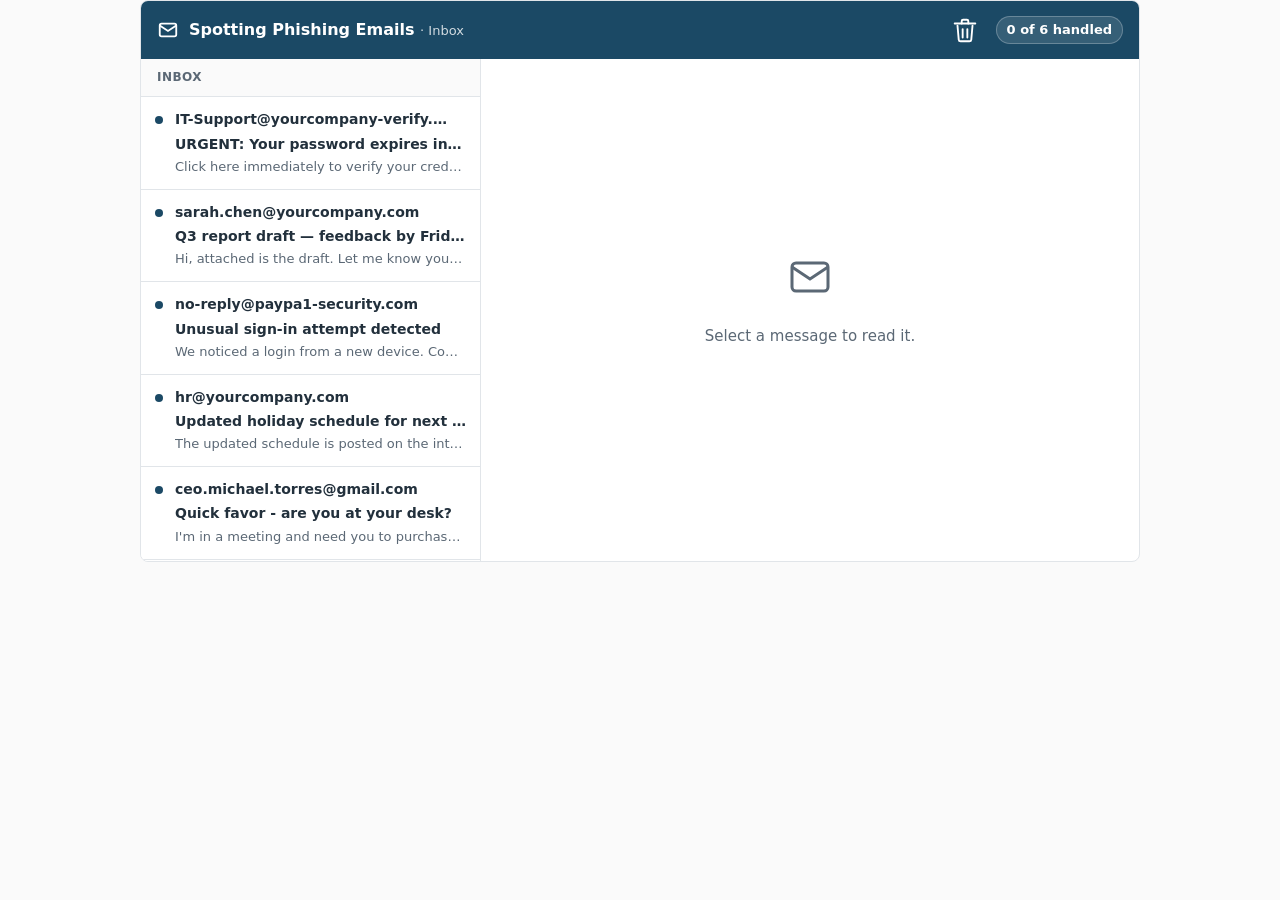
<file: z_samples/whimsical/story_content/WebObjects/6EwlYEwc8L3/index.html>
<!DOCTYPE html>
<html lang="en">
<head>
<meta charset="UTF-8">
<meta name="viewport" content="width=device-width, initial-scale=1">
<title>Spotting Phishing Emails</title>
<style>
  :root {
    --primary: #1B4965;
    --primary-dark: #133549;
    --accent: #F4A259;
    --bg: #FAFAFA;
    --text: #22303C;
    --muted: #5B6875;
    --line: #E1E5E9;
    --surface: #FFFFFF;
    --selected: #EEF3F7;
    --ok: #1E7B34;
    --ok-bg: #E8F5EC;
    --bad: #B42318;
    --bad-bg: #FDECEA;
  }
  * { box-sizing: border-box; }
  html, body { margin: 0; padding: 0; }
  body {
    font-family: system-ui, -apple-system, "Segoe UI", Roboto, "Helvetica Neue", Arial, sans-serif;
    background: var(--bg);
    color: var(--text);
    font-size: 15px;
    line-height: 1.45;
  }
  .sr-only {
    position: absolute; width: 1px; height: 1px; padding: 0; margin: -1px;
    overflow: hidden; clip: rect(0 0 0 0); white-space: nowrap; border: 0;
  }
  button { font: inherit; color: inherit; }
  :focus { outline: none; }
  :focus-visible { outline: 3px solid var(--primary); outline-offset: 2px; }

  /* App shell: fixed 562px height, never wider than 1000px */
  .app {
    height: 562px;
    max-height: 562px;
    min-height: 562px;
    width: 100%;
    max-width: 1000px;
    margin: 0 auto;
    display: flex;
    flex-direction: column;
    background: var(--surface);
    border: 1px solid var(--line);
    border-radius: 8px;
    overflow: hidden;
  }
  .topbar {
    flex: 0 0 auto;
    display: flex;
    align-items: center;
    justify-content: space-between;
    gap: 12px;
    padding: 12px 16px;
    background: var(--primary);
    color: #fff;
  }
  .topbar :focus-visible { outline-color: var(--accent); }
  .brand { display: flex; align-items: center; gap: 10px; min-width: 0; }
  .brand svg { flex: 0 0 auto; }
  .brand h1 { font-size: 16px; font-weight: 600; margin: 0; white-space: nowrap; overflow: hidden; text-overflow: ellipsis; }
  .brand .folder { font-size: 13px; opacity: .8; font-weight: 400; }
  .progress {
    flex: 0 0 auto;
    font-size: 13px;
    font-weight: 600;
    background: rgba(255,255,255,.12);
    border: 1px solid rgba(255,255,255,.25);
    padding: 4px 10px;
    border-radius: 999px;
    white-space: nowrap;
  }

  .top-right { display: flex; align-items: center; gap: 14px; flex: 0 0 auto; }

  /* Trash can */
  .trash { position: relative; width: 34px; height: 34px; color: #fff; display: inline-flex; align-items: center; justify-content: center; }
  .trash svg { width: 30px; height: 30px; overflow: visible; }
  .trash .lid {
    transform-box: fill-box;
    transform-origin: 100% 100%;
    transition: transform .22s cubic-bezier(.3,.7,.4,1.4);
  }
  .trash.open .lid { transform: translateY(-1.5px) rotate(38deg); }
  .trash-count {
    position: absolute; top: -4px; right: -6px;
    min-width: 18px; height: 18px; padding: 0 5px; border-radius: 9px;
    background: var(--accent); color: #22303C;
    font-size: 11px; font-weight: 700; line-height: 18px; text-align: center;
  }

  /* Toss animation pieces (fixed, outside the clipped app) */
  .paper {
    position: fixed; z-index: 1000; pointer-events: none;
    background: #fff; overflow: hidden;
    box-shadow: 0 10px 28px rgba(0,0,0,.2);
    transform-origin: 50% 50%;
    will-change: transform;
  }
  .paper .creases { position: absolute; inset: 0; width: 100%; height: 100%; opacity: 0; }
  .ball { position: fixed; z-index: 1001; pointer-events: none; width: 56px; height: 56px; will-change: transform; }
  .ball svg { width: 100%; height: 100%; display: block; filter: drop-shadow(0 3px 4px rgba(0,0,0,.25)); }

  .trashed-note {
    display: inline-flex; align-items: center; gap: 6px;
    margin: 0 0 12px; padding: 4px 10px; border-radius: 999px;
    background: var(--selected); color: var(--primary);
    font-size: 13px; font-weight: 600;
  }

  .body { flex: 1 1 auto; display: flex; min-height: 0; }

  /* Message list */
  .list-pane {
    flex: 0 0 340px;
    border-right: 1px solid var(--line);
    display: flex;
    flex-direction: column;
    min-height: 0;
  }
  .list-head {
    flex: 0 0 auto;
    padding: 10px 16px;
    font-size: 12px;
    font-weight: 600;
    letter-spacing: .04em;
    text-transform: uppercase;
    color: var(--muted);
    border-bottom: 1px solid var(--line);
    background: var(--bg);
  }
  .list { list-style: none; margin: 0; padding: 0; overflow-y: auto; flex: 1 1 auto; }
  .list li { border-bottom: 1px solid var(--line); }
  .msg-btn {
    display: grid;
    grid-template-columns: 10px 1fr auto;
    gap: 4px 10px;
    width: 100%;
    text-align: left;
    background: var(--surface);
    border: 0;
    border-left: 4px solid transparent;
    padding: 12px 14px 12px 10px;
    cursor: pointer;
  }
  .msg-btn:hover { background: #F4F6F8; }
  .msg-btn[aria-current="true"] { background: var(--selected); border-left-color: var(--accent); }
  .msg-btn:focus-visible { outline-offset: -3px; }
  .dot { width: 8px; height: 8px; border-radius: 50%; margin-top: 7px; }
  .unread .dot { background: var(--primary); }
  .from, .subj, .snippet { overflow: hidden; text-overflow: ellipsis; white-space: nowrap; min-width: 0; }
  .from { font-size: 14px; grid-column: 2; }
  .subj { font-size: 14px; grid-column: 2 / 4; }
  .snippet { font-size: 13px; color: var(--muted); grid-column: 2 / 4; }
  .unread .from, .unread .subj { font-weight: 700; }
  .read .from, .read .subj { font-weight: 400; }
  .status { grid-column: 3; grid-row: 1; display: flex; align-items: center; gap: 4px; font-size: 12px; font-weight: 600; white-space: nowrap; }
  .status .handled { color: var(--muted); display: inline-flex; }
  .status .tag { display: inline-flex; align-items: center; gap: 3px; padding: 1px 6px; border-radius: 4px; }
  .status .tag.ok { color: var(--ok); background: var(--ok-bg); }
  .status .tag.bad { color: var(--bad); background: var(--bad-bg); }

  /* Reading pane */
  .read-pane { flex: 1 1 auto; display: flex; flex-direction: column; min-width: 0; min-height: 0; }
  .read-scroll { flex: 1 1 auto; overflow-y: auto; padding: 20px 24px 24px; }
  .empty {
    height: 100%;
    display: flex; flex-direction: column; align-items: center; justify-content: center;
    color: var(--muted); text-align: center; gap: 10px; padding: 24px;
  }
  .back {
    display: none;
    align-items: center; gap: 6px;
    background: none; border: 0; padding: 6px 4px; margin: 0 0 12px -4px;
    color: var(--primary); font-weight: 600; cursor: pointer;
  }
  .m-subject { font-size: 20px; line-height: 1.3; margin: 0 0 14px; font-weight: 600; }
  .m-meta { display: flex; gap: 12px; align-items: center; padding-bottom: 14px; border-bottom: 1px solid var(--line); }
  .avatar {
    flex: 0 0 40px; width: 40px; height: 40px; border-radius: 50%;
    background: var(--primary); color: #fff;
    display: flex; align-items: center; justify-content: center;
    font-weight: 700; font-size: 16px; text-transform: uppercase;
  }
  .m-from-label { font-size: 12px; color: var(--muted); }
  .m-from {
    font-family: ui-monospace, SFMono-Regular, Menlo, Consolas, monospace;
    font-size: 14px; word-break: break-all;
  }
  .m-to { font-size: 12px; color: var(--muted); }
  .m-body { padding: 18px 0 22px; font-size: 15px; white-space: pre-wrap; }

  .actions { display: flex; flex-wrap: wrap; gap: 10px; padding-top: 16px; border-top: 1px solid var(--line); }
  .btn {
    display: inline-flex; align-items: center; justify-content: center; gap: 8px;
    min-height: 44px; padding: 10px 18px; border-radius: 6px;
    font-weight: 600; cursor: pointer; border: 2px solid var(--primary);
  }
  .btn-report { background: var(--primary); color: #fff; }
  .btn-report:hover { background: var(--primary-dark); border-color: var(--primary-dark); }
  .btn-safe { background: var(--surface); color: var(--primary); }
  .btn-safe:hover { background: var(--selected); }
  .btn-accent { background: var(--accent); border-color: var(--accent); color: #22303C; }
  .btn-accent:hover { background: #E8914A; border-color: #E8914A; }

  .feedback { border-radius: 8px; padding: 14px 16px; margin-top: 16px; border: 2px solid; }
  .feedback.ok { background: var(--ok-bg); border-color: var(--ok); }
  .feedback.bad { background: var(--bad-bg); border-color: var(--bad); }
  .fb-head { display: flex; align-items: center; gap: 8px; font-weight: 700; font-size: 16px; margin: 0 0 6px; }
  .feedback.ok .fb-head { color: var(--ok); }
  .feedback.bad .fb-head { color: var(--bad); }
  .fb-verdict { margin: 0 0 4px; font-weight: 600; }
  .fb-why { margin: 0; }
  .fb-next { margin-top: 14px; }

  /* Results */
  .results { flex: 1 1 auto; overflow-y: auto; padding: 24px; }
  .results-inner { max-width: 640px; margin: 0 auto; }
  .results h2 { font-size: 22px; margin: 0 0 4px; }
  .score { display: flex; align-items: baseline; gap: 10px; margin: 8px 0 18px; }
  .score .big { font-size: 40px; font-weight: 700; color: var(--primary); line-height: 1; }
  .score .pct { color: var(--muted); font-weight: 600; }
  .results h3 { font-size: 15px; margin: 18px 0 8px; }
  .miss { list-style: none; margin: 0; padding: 0; }
  .miss li { border: 1px solid var(--line); border-left: 4px solid var(--bad); border-radius: 6px; padding: 12px 14px; margin-bottom: 10px; background: var(--surface); }
  .miss .row1 { display: flex; align-items: center; gap: 6px; font-weight: 600; color: var(--bad); font-size: 13px; margin-bottom: 4px; }
  .miss .ms { font-weight: 600; }
  .miss .mf { font-family: ui-monospace, SFMono-Regular, Menlo, Consolas, monospace; font-size: 13px; color: var(--muted); word-break: break-all; }
  .miss .flags { margin: 6px 0 0; }
  .perfect { display: flex; align-items: center; gap: 8px; color: var(--ok); background: var(--ok-bg); border: 2px solid var(--ok); border-radius: 8px; padding: 12px 14px; font-weight: 600; }

  [hidden] { display: none !important; }

  /* Small screens: list only, message replaces it */
  @media (max-width: 699px) {
    body { font-size: 15px; }
    .app { border-radius: 0; border-left: 0; border-right: 0; }
    .list-pane { flex: 1 1 auto; border-right: 0; }
    .read-pane { display: none; }
    .app.viewing .list-pane { display: none; }
    .app.viewing .read-pane { display: flex; }
    .back { display: inline-flex; }
    .read-scroll { padding: 14px 16px 20px; }
    .m-subject { font-size: 18px; }
    .actions .btn { flex: 1 1 100%; }
    .results { padding: 18px 16px; }
  }
</style>
</head>
<body>

<div class="app" id="app">
  <header class="topbar">
    <div class="brand">
      <svg width="22" height="22" viewBox="0 0 24 24" fill="none" stroke="currentColor" stroke-width="2" aria-hidden="true"><rect x="3" y="5" width="18" height="14" rx="2"/><path d="m3 7 9 6 9-6"/></svg>
      <h1>Spotting Phishing Emails <span class="folder">· Inbox</span></h1>
    </div>
    <div class="top-right">
      <div class="trash" id="trash" role="img" aria-label="Trash, 0 messages">
        <svg viewBox="0 0 32 32" fill="none" stroke="currentColor" stroke-width="2" stroke-linecap="round" stroke-linejoin="round" aria-hidden="true">
          <g class="lid">
            <path d="M5 9h22"/>
            <path d="M12.5 9V6.5A1.5 1.5 0 0 1 14 5h4a1.5 1.5 0 0 1 1.5 1.5V9"/>
          </g>
          <path d="M8 11.5l1.3 14.7A2 2 0 0 0 11.3 28h9.4a2 2 0 0 0 2-1.8L24 11.5"/>
          <path d="M13.5 15v9M18.5 15v9"/>
        </svg>
        <span class="trash-count" id="trashCount" aria-hidden="true" hidden>0</span>
      </div>
      <div class="progress" id="progress">0 of 6 handled</div>
    </div>
  </header>

  <div class="body" id="mainBody">
    <nav class="list-pane" aria-label="Messages">
      <div class="list-head" id="listHead">Inbox</div>
      <ul class="list" id="list" aria-labelledby="listHead"></ul>
    </nav>

    <main class="read-pane" id="readPane">
      <div class="read-scroll" id="readScroll">
        <div class="empty" id="empty">
          <svg width="48" height="48" viewBox="0 0 24 24" fill="none" stroke="currentColor" stroke-width="1.5" aria-hidden="true"><rect x="3" y="5" width="18" height="14" rx="2"/><path d="m3 7 9 6 9-6"/></svg>
          <p>Select a message to read it.</p>
        </div>
        <article id="message" hidden aria-labelledby="mSubject"></article>
      </div>
    </main>
  </div>

  <section class="results" id="results" hidden aria-labelledby="resultsTitle"></section>
</div>

<div class="sr-only" aria-live="polite" aria-atomic="true" id="live"></div>

<script>
(function () {
  var MESSAGES = [
    {
      from: "IT-Support@yourcompany-verify.net",
      subject: "URGENT: Your password expires in 2 hours",
      body: "Click here immediately to verify your credentials or your account will be permanently locked.",
      phishing: true,
      why: "Lookalike domain, false urgency, credential request."
    },
    {
      from: "sarah.chen@yourcompany.com",
      subject: "Q3 report draft — feedback by Friday?",
      body: "Hi, attached is the draft. Let me know your thoughts before Friday's review.",
      phishing: false,
      why: "Known internal sender, normal request, no urgency."
    },
    {
      from: "no-reply@paypa1-security.com",
      subject: "Unusual sign-in attempt detected",
      body: "We noticed a login from a new device. Confirm your identity within 24 hours to avoid suspension.",
      phishing: true,
      why: "Number \"1\" substituted for \"l\", manufactured deadline."
    },
    {
      from: "hr@yourcompany.com",
      subject: "Updated holiday schedule for next year",
      body: "The updated schedule is posted on the intranet. No action needed.",
      phishing: false,
      why: "Internal domain, informational, asks for nothing."
    },
    {
      from: "ceo.michael.torres@gmail.com",
      subject: "Quick favor - are you at your desk?",
      body: "I'm in a meeting and need you to purchase gift cards for a client. Don't call, just reply here.",
      phishing: true,
      why: "Executive impersonation from a personal address, secrecy, unusual financial request."
    },
    {
      from: "facilities@yourcompany.com",
      subject: "Parking garage closed Saturday for maintenance",
      body: "Please use the north lot this Saturday.",
      phishing: false,
      why: "Internal, routine, no links or attachments."
    }
  ];

  var ICON_CHECK = '<svg width="18" height="18" viewBox="0 0 24 24" fill="none" stroke="currentColor" stroke-width="3" stroke-linecap="round" stroke-linejoin="round" aria-hidden="true"><path d="M20 6 9 17l-5-5"/></svg>';
  var ICON_X = '<svg width="18" height="18" viewBox="0 0 24 24" fill="none" stroke="currentColor" stroke-width="3" stroke-linecap="round" stroke-linejoin="round" aria-hidden="true"><path d="M18 6 6 18M6 6l12 12"/></svg>';
  var ICON_SMALL_CHECK = '<svg width="14" height="14" viewBox="0 0 24 24" fill="none" stroke="currentColor" stroke-width="3" stroke-linecap="round" stroke-linejoin="round" aria-hidden="true"><path d="M20 6 9 17l-5-5"/></svg>';
  var ICON_SMALL_X = '<svg width="12" height="12" viewBox="0 0 24 24" fill="none" stroke="currentColor" stroke-width="3.5" stroke-linecap="round" stroke-linejoin="round" aria-hidden="true"><path d="M18 6 6 18M6 6l12 12"/></svg>';
  var ICON_FLAG = '<svg width="16" height="16" viewBox="0 0 24 24" fill="none" stroke="currentColor" stroke-width="2.5" stroke-linecap="round" stroke-linejoin="round" aria-hidden="true"><path d="M4 22V4"/><path d="M4 4h13l-2 4 2 4H4"/></svg>';
  var ICON_SHIELD = '<svg width="16" height="16" viewBox="0 0 24 24" fill="none" stroke="currentColor" stroke-width="2.5" stroke-linecap="round" stroke-linejoin="round" aria-hidden="true"><path d="M12 22s8-4 8-10V5l-8-3-8 3v7c0 6 8 10 8 10z"/></svg>';
  var ICON_BACK = '<svg width="18" height="18" viewBox="0 0 24 24" fill="none" stroke="currentColor" stroke-width="2.5" stroke-linecap="round" stroke-linejoin="round" aria-hidden="true"><path d="M15 18l-6-6 6-6"/></svg>';

  var ICON_TRASH_SMALL = '<svg width="14" height="14" viewBox="0 0 32 32" fill="none" stroke="currentColor" stroke-width="2.6" stroke-linecap="round" stroke-linejoin="round" aria-hidden="true"><path d="M5 9h22M12.5 9V6.5A1.5 1.5 0 0 1 14 5h4a1.5 1.5 0 0 1 1.5 1.5V9M8 11.5l1.3 14.7A2 2 0 0 0 11.3 28h9.4a2 2 0 0 0 2-1.8L24 11.5"/></svg>';
  var BALL_SVG =
    '<svg viewBox="0 0 56 56" aria-hidden="true">' +
      '<path d="M28 3 37 7 46 6 50 15 53 25 49 33 52 42 44 49 34 52 25 50 15 53 9 45 4 36 7 27 3 18 11 10 19 5Z" fill="#FFFFFF" stroke="#8C98A4" stroke-width="1.5" stroke-linejoin="round"/>' +
      '<path d="M24 18 33 28 46 15 50 15 53 25 49 33 33 28Z" fill="#E4E9EE"/>' +
      '<path d="M7 27 15 26 28 40 15 53 9 45 4 36Z" fill="#EDF1F4"/>' +
      '<path d="M33 28 49 33 52 42 44 49 28 40Z" fill="#D9E0E6"/>' +
      '<path d="M19 5 24 18 15 26 7 27M24 18 37 7M24 18 33 28 49 33M33 28 28 40 15 53M28 40 44 49M33 28 46 15M15 26 28 40" fill="none" stroke="#AEB8C2" stroke-width="1.1" stroke-linejoin="round"/>' +
    '</svg>';
  var CREASES_SVG =
    '<svg class="creases" viewBox="0 0 100 100" preserveAspectRatio="none" aria-hidden="true">' +
      '<path d="M0 30 L35 45 L20 100 M35 45 L70 0 M35 45 L60 60 L100 40 M60 60 L55 100 M60 60 L85 100 M10 0 L35 45 M100 75 L60 60" fill="none" stroke="#9AA6B2" stroke-width="0.8" vector-effect="non-scaling-stroke"/>' +
    '</svg>';

  var state;
  var busy = false;
  var completionLogged = false;
  var trashEl = document.getElementById("trash");
  var trashCountEl = document.getElementById("trashCount");
  var reduceMotion = window.matchMedia("(prefers-reduced-motion: reduce)");

  var app = document.getElementById("app");
  var listEl = document.getElementById("list");
  var progressEl = document.getElementById("progress");
  var emptyEl = document.getElementById("empty");
  var msgEl = document.getElementById("message");
  var readScroll = document.getElementById("readScroll");
  var mainBody = document.getElementById("mainBody");
  var resultsEl = document.getElementById("results");
  var live = document.getElementById("live");

  function esc(s) {
    return String(s).replace(/[&<>"']/g, function (c) {
      return { "&": "&amp;", "<": "&lt;", ">": "&gt;", '"': "&quot;", "'": "&#39;" }[c];
    });
  }

  function announce(text) {
    live.textContent = "";
    setTimeout(function () { live.textContent = text; }, 50);
  }

  function isNarrow() { return window.matchMedia("(max-width: 699px)").matches; }

  function reset() {
    state = {
      current: null,
      items: MESSAGES.map(function () { return { read: false, answer: null }; })
    };
    resultsEl.hidden = true;
    resultsEl.innerHTML = "";
    mainBody.hidden = false;
    app.classList.remove("viewing");
    msgEl.hidden = true;
    msgEl.innerHTML = "";
    emptyEl.hidden = false;
    renderList();
    renderProgress();
  }

  function handledCount() {
    return state.items.filter(function (it) { return it.answer !== null; }).length;
  }

  function isCorrect(i) {
    var it = state.items[i];
    return it.answer !== null && it.answer === MESSAGES[i].phishing;
  }

  function renderProgress() {
    progressEl.textContent = handledCount() + " of " + MESSAGES.length + " handled";
    var trashed = state.items.filter(function (it) { return it.answer === true; }).length;
    trashCountEl.textContent = trashed;
    trashCountEl.hidden = trashed === 0;
    trashEl.setAttribute("aria-label", "Trash, " + trashed + (trashed === 1 ? " message" : " messages"));
  }

  function renderList() {
    listEl.innerHTML = "";
    MESSAGES.forEach(function (m, i) {
      var it = state.items[i];
      var li = document.createElement("li");
      var b = document.createElement("button");
      b.type = "button";
      b.className = "msg-btn " + (it.read ? "read" : "unread");
      b.id = "msg-" + i;
      if (state.current === i) b.setAttribute("aria-current", "true");

      var statusHtml = "";
      var srStatus = it.read ? "" : "Unread. ";
      if (it.answer !== null) {
        var ok = isCorrect(i);
        statusHtml =
          '<span class="handled" title="Handled">' + ICON_SMALL_CHECK + '</span>' +
          '<span class="tag ' + (ok ? "ok" : "bad") + '">' + (ok ? ICON_SMALL_CHECK : ICON_SMALL_X) + (ok ? "Correct" : "Incorrect") + '</span>';
        srStatus += "Handled, " + (ok ? "correct" : "incorrect") + ". ";
      }

      b.innerHTML =
        '<span class="dot" aria-hidden="true"></span>' +
        '<span class="from">' + esc(m.from) + '</span>' +
        '<span class="status" aria-hidden="true">' + statusHtml + '</span>' +
        '<span class="subj">' + esc(m.subject) + '</span>' +
        '<span class="snippet">' + esc(m.body) + '</span>';
      b.setAttribute("aria-label", srStatus + "From " + m.from + ". Subject: " + m.subject);
      b.addEventListener("click", function () { openMessage(i, true); });
      li.appendChild(b);
      listEl.appendChild(li);
    });
  }

  function updateListItem(i) {
    // Re-render keeps markup simple; preserve focus if needed
    var focusedId = document.activeElement && document.activeElement.id;
    var scrollTop = listEl.scrollTop;
    renderList();
    listEl.scrollTop = scrollTop;
    if (focusedId && focusedId.indexOf("msg-") === 0) {
      var f = document.getElementById(focusedId);
      if (f) f.focus();
    }
  }

  function openMessage(i, fromList) {
    if (busy) return;
    state.current = i;
    state.items[i].read = true;
    updateListItem(i);
    renderMessage(i);
    emptyEl.hidden = true;
    msgEl.hidden = false;
    readScroll.scrollTop = 0;
    if (isNarrow()) {
      app.classList.add("viewing");
    }
    if (fromList) {
      var h = document.getElementById("mSubject");
      if (h) h.focus();
    }
  }

  function renderMessage(i) {
    var m = MESSAGES[i];
    var it = state.items[i];
    var initial = m.from.charAt(0);

    var trashed = it.answer === true;
    var html =
      '<button type="button" class="back" id="backBtn">' + ICON_BACK + 'Back to inbox</button>' +
      (trashed ? '<p class="trashed-note">' + ICON_TRASH_SMALL + 'Moved to Trash</p>' : '') +
      '<h2 class="m-subject" id="mSubject" tabindex="-1">' + esc(m.subject) + '</h2>' +
      '<div class="m-meta">' +
        '<div class="avatar" aria-hidden="true">' + esc(initial) + '</div>' +
        '<div>' +
          '<div class="m-from-label">From</div>' +
          '<div class="m-from">' + esc(m.from) + '</div>' +
          '<div class="m-to">To: me</div>' +
        '</div>' +
      '</div>' +
      (trashed ? '' : '<div class="m-body">' + esc(m.body) + '</div>');

    if (it.answer === null) {
      html +=
        '<div class="actions" role="group" aria-label="Decide what to do with this message">' +
          '<button type="button" class="btn btn-report" id="reportBtn">' + ICON_FLAG + 'Report as Phishing</button>' +
          '<button type="button" class="btn btn-safe" id="safeBtn">' + ICON_SHIELD + 'This is Safe</button>' +
        '</div>';
    } else {
      html += feedbackHtml(i);
    }

    msgEl.innerHTML = html;

    document.getElementById("backBtn").addEventListener("click", backToList);
    var r = document.getElementById("reportBtn");
    var s = document.getElementById("safeBtn");
    if (r) r.addEventListener("click", function () { answer(i, true); });
    if (s) s.addEventListener("click", function () { answer(i, false); });
    var n = document.getElementById("nextBtn");
    if (n) n.addEventListener("click", nextAction);
  }

  function feedbackHtml(i) {
    var m = MESSAGES[i];
    var it = state.items[i];
    var ok = isCorrect(i);
    var choice = it.answer ? "You reported it as phishing." : "You marked it as safe.";
    var truth = m.phishing ? "This message is phishing." : "This message is legitimate.";
    var allDone = handledCount() === MESSAGES.length;
    var nextLabel = allDone ? "See results" : "Next message";

    return '<div class="feedback ' + (ok ? "ok" : "bad") + '" id="feedback">' +
        '<p class="fb-head">' + (ok ? ICON_CHECK : ICON_X) + (ok ? "Correct" : "Incorrect") + '</p>' +
        '<p class="fb-verdict">' + choice + ' ' + truth + '</p>' +
        '<p class="fb-why"><strong>Why:</strong> ' + esc(m.why) + '</p>' +
        '<button type="button" class="btn btn-accent fb-next" id="nextBtn">' + nextLabel + '</button>' +
      '</div>';
  }

  function answer(i, saidPhishing) {
    if (busy || state.items[i].answer !== null) return;
    if (saidPhishing) {
      busy = true;
      msgEl.querySelectorAll(".actions button").forEach(function (b) { b.disabled = true; });
      tossToTrash(function () {
        busy = false;
        finishAnswer(i, true);
      });
    } else {
      finishAnswer(i, false);
    }
  }

  function wait(ms) { return new Promise(function (r) { setTimeout(r, ms); }); }

  // 1. crumple the email, 2. open the lid, 3. throw it in, 4. close the lid
  function tossToTrash(done) {
    if (reduceMotion.matches || !Element.prototype.animate) {
      trashEl.classList.add("open");
      wait(350).then(function () { trashEl.classList.remove("open"); return wait(150); }).then(done);
      return;
    }

    // Snapshot the visible part of the reading pane as a sheet of paper
    var r = readScroll.getBoundingClientRect();
    var cs = getComputedStyle(readScroll);
    var paper = document.createElement("div");
    paper.className = "paper";
    paper.style.left = r.left + "px";
    paper.style.top = r.top + "px";
    paper.style.width = r.width + "px";
    paper.style.height = r.height + "px";

    var inner = document.createElement("div");
    inner.style.padding = cs.padding;
    inner.style.marginTop = (-readScroll.scrollTop) + "px";
    var clone = msgEl.cloneNode(true);
    clone.removeAttribute("id");
    clone.querySelectorAll("[id]").forEach(function (n) { n.removeAttribute("id"); });
    inner.appendChild(clone);
    paper.appendChild(inner);
    paper.insertAdjacentHTML("beforeend", CREASES_SVG);
    document.body.appendChild(paper);
    msgEl.style.visibility = "hidden";

    var cx = r.left + r.width / 2;
    var cy = r.top + r.height / 2;
    var sx = 56 / r.width, sy = 56 / r.height;

    // Step 1: crumple
    var crumple = paper.animate([
      { transform: "scale(1,1) rotate(0deg)", borderRadius: "0px", backgroundColor: "#FFFFFF" },
      { transform: "scale(.94,.84) rotate(-2deg) skewX(3deg)", borderRadius: "8px", offset: .18 },
      { transform: "scale(.78,.66) rotate(3deg) skewY(-4deg)", borderRadius: "20px", offset: .38 },
      { transform: "scale(.52,.5) rotate(-5deg) skewX(-5deg)", borderRadius: "34%", offset: .6 },
      { transform: "scale(.26,.3) rotate(8deg)", borderRadius: "44%", backgroundColor: "#EEF1F4", offset: .8 },
      { transform: "scale(" + sx + "," + sy + ") rotate(20deg)", borderRadius: "50%", backgroundColor: "#E6EBEF" }
    ], { duration: 700, easing: "cubic-bezier(.45,0,.55,1)", fill: "forwards" });
    inner.animate([{ opacity: 1 }, { opacity: .9, offset: .35 }, { opacity: 0 }], { duration: 700, fill: "forwards" });
    paper.querySelector(".creases").animate([{ opacity: 0 }, { opacity: .9, offset: .4 }, { opacity: 1 }], { duration: 700, fill: "forwards" });

    var ball;
    crumple.finished.then(function () {
      // Swap the squashed sheet for a paper ball
      ball = document.createElement("div");
      ball.className = "ball";
      ball.innerHTML = BALL_SVG;
      ball.style.left = (cx - 28) + "px";
      ball.style.top = (cy - 28) + "px";
      document.body.appendChild(ball);
      paper.remove();
      return ball.animate([
        { transform: "scale(.85) rotate(20deg)" },
        { transform: "scale(1.12) rotate(28deg)", offset: .5 },
        { transform: "scale(1) rotate(30deg)" }
      ], { duration: 180, easing: "ease-out", fill: "forwards" }).finished;
    }).then(function () {
      // Step 2: open the lid
      trashEl.classList.add("open");
      return wait(220);
    }).then(function () {
      // Step 3: throw it in, along an arc
      var tr = trashEl.getBoundingClientRect();
      var tx = tr.left + tr.width / 2;
      var ty = tr.top + tr.height * 0.12;
      var peak = Math.min(140, Math.max(60, Math.abs(cy - ty) * 0.5));
      var frames = [];
      var N = 24;
      for (var k = 0; k <= N; k++) {
        var t = k / N;
        var x = (tx - cx) * t;
        var y = (ty - cy) * t - peak * 4 * t * (1 - t);
        if (cy + y < 6) y = 6 - cy;
        var s = 1 - 0.68 * t;
        frames.push({ transform: "translate(" + x + "px," + y + "px) rotate(" + (30 + 540 * t) + "deg) scale(" + s + ")", offset: t * 0.82 });
      }
      frames.push({ transform: "translate(" + (tx - cx) + "px," + (ty - cy + tr.height * 0.45) + "px) rotate(600deg) scale(.26)", opacity: 0, offset: 1 });
      return ball.animate(frames, { duration: 760, easing: "cubic-bezier(.35,.1,.55,1)", fill: "forwards" }).finished;
    }).then(function () {
      ball.remove();
      // Step 4: close the lid, with a little thud
      trashEl.classList.remove("open");
      trashEl.animate([
        { transform: "translateY(0) rotate(0)" },
        { transform: "translateY(1.5px) rotate(-6deg)", offset: .3 },
        { transform: "translateY(0) rotate(4deg)", offset: .65 },
        { transform: "translateY(0) rotate(0)" }
      ], { duration: 320, easing: "ease-out" });
      return wait(300);
    }).then(done);
  }

  function finishAnswer(i, saidPhishing) {
    state.items[i].answer = saidPhishing;
    var ok = isCorrect(i);
    var m = MESSAGES[i];

    renderProgress();
    updateListItem(i);
    msgEl.style.visibility = "";
    renderMessage(i);
    if (saidPhishing && msgEl.animate && !reduceMotion.matches) {
      msgEl.animate([{ opacity: 0, transform: "translateY(6px)" }, { opacity: 1, transform: "none" }], { duration: 220, easing: "ease-out" });
    }

    announce(
      (saidPhishing ? "Moved to Trash. " : "") +
      (ok ? "Correct. " : "Incorrect. ") +
      (m.phishing ? "This message is phishing. " : "This message is legitimate. ") +
      "Why: " + m.why + " " +
      handledCount() + " of " + MESSAGES.length + " handled."
    );

    var fb = document.getElementById("feedback");
    if (fb && fb.scrollIntoView) fb.scrollIntoView({ block: "nearest" });
    var n = document.getElementById("nextBtn");
    if (n) n.focus();

    if (handledCount() === MESSAGES.length && !completionLogged) {
      completionLogged = true;
      console.log("Interaction Complete");
    }
  }

  function nextAction() {
    if (busy) return;
    if (handledCount() === MESSAGES.length) {
      showResults();
      return;
    }
    // Next unhandled message after current, wrapping around
    var start = state.current === null ? 0 : state.current + 1;
    for (var k = 0; k < MESSAGES.length; k++) {
      var idx = (start + k) % MESSAGES.length;
      if (state.items[idx].answer === null) {
        openMessage(idx, true);
        return;
      }
    }
  }

  function backToList() {
    if (busy) return;
    var i = state.current;
    app.classList.remove("viewing");
    var b = document.getElementById("msg-" + i);
    if (b) b.focus();
  }

  function showResults() {
    var total = MESSAGES.length;
    var correct = 0;
    var wrong = [];
    MESSAGES.forEach(function (m, i) {
      if (isCorrect(i)) correct++; else wrong.push(i);
    });
    var pct = Math.round((correct / total) * 100);

    var html = '<div class="results-inner">' +
      '<h2 id="resultsTitle" tabindex="-1">Your results</h2>' +
      '<div class="score"><span class="big">' + correct + ' of ' + total + '</span><span class="pct">correct (' + pct + '%)</span></div>';

    if (wrong.length === 0) {
      html += '<p class="perfect">' + ICON_CHECK + 'You handled every message correctly.</p>';
    } else {
      html += '<h3>Messages you got wrong (' + wrong.length + ')</h3><ul class="miss">';
      wrong.forEach(function (i) {
        var m = MESSAGES[i];
        var label = m.phishing
          ? "Marked safe, but this was phishing"
          : "Reported as phishing, but this was legitimate";
        var flagsLabel = m.phishing ? "Red flags missed:" : "Why it was safe:";
        html += '<li>' +
          '<div class="row1">' + ICON_SMALL_X + esc(label) + '</div>' +
          '<div class="ms">' + esc(m.subject) + '</div>' +
          '<div class="mf">' + esc(m.from) + '</div>' +
          '<p class="flags"><strong>' + flagsLabel + '</strong> ' + esc(m.why) + '</p>' +
        '</li>';
      });
      html += '</ul>';
    }

    html += '<p><button type="button" class="btn btn-report" id="retryBtn">Try again</button></p></div>';

    resultsEl.innerHTML = html;
    mainBody.hidden = true;
    resultsEl.hidden = false;
    resultsEl.scrollTop = 0;

    document.getElementById("retryBtn").addEventListener("click", function () {
      reset();
      announce("Inbox reset. 0 of " + MESSAGES.length + " handled.");
      var first = document.getElementById("msg-0");
      if (first) first.focus();
    });

    announce("Results: " + correct + " of " + total + " correct. " +
      (wrong.length ? wrong.length + " incorrect." : "No mistakes."));
    document.getElementById("resultsTitle").focus();
  }

  // Keep layout sane when crossing the breakpoint
  window.matchMedia("(max-width: 699px)").addEventListener("change", function (e) {
    if (!e.matches) app.classList.remove("viewing");
    else if (state.current !== null && !msgEl.hidden) app.classList.add("viewing");
  });

  reset();
})();
</script>
</body>
</html>
</file>
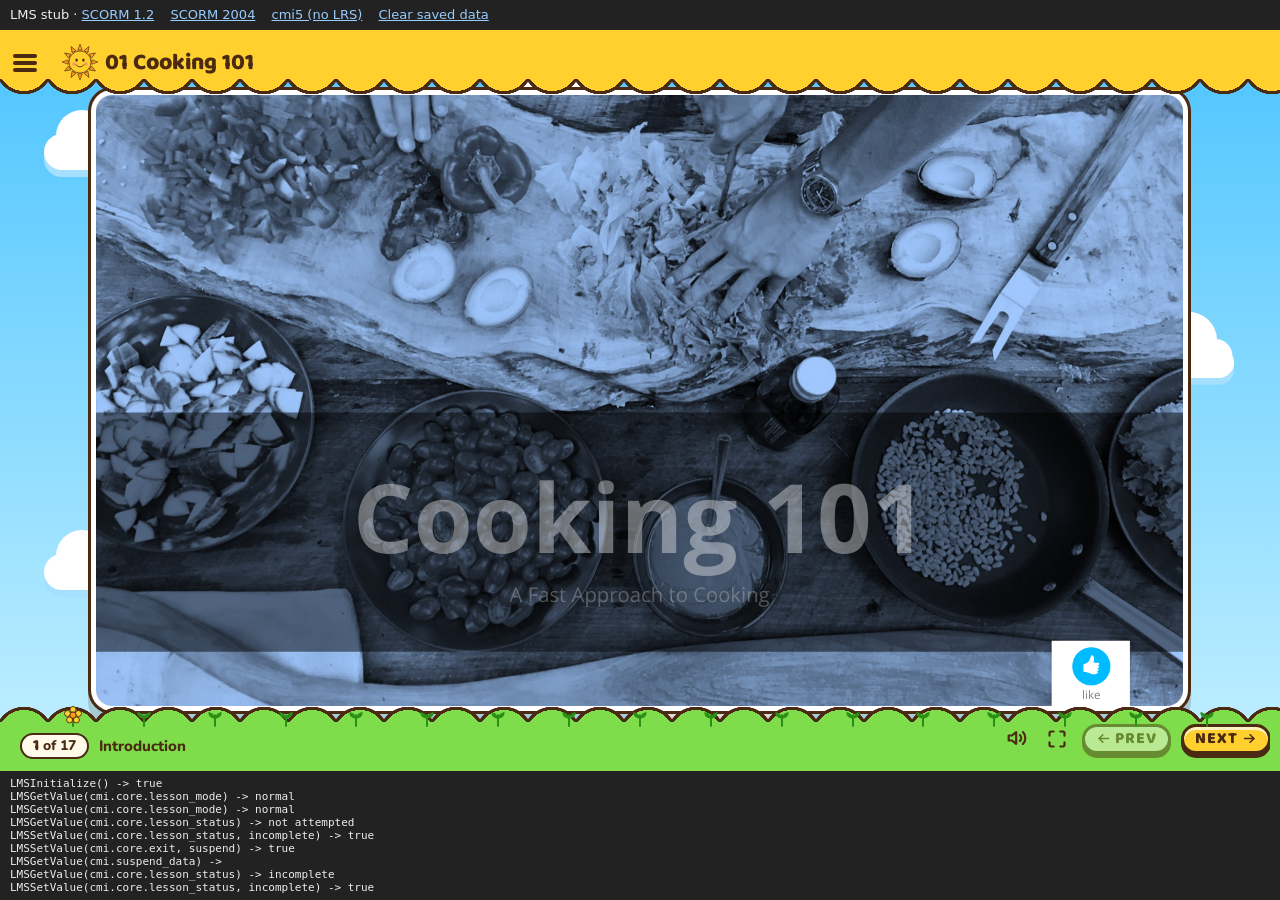
<file: tests/lms-host.html>
<!doctype html>
<html lang="en">
<head>
<meta charset="utf-8">
<meta name="viewport" content="width=device-width, initial-scale=1">
<title>LMS Host Stub</title>
<style>
  html, body { margin: 0; height: 100%; font: 13px/1.4 system-ui, sans-serif; background: #f4f4f4; }
  body { display: grid; grid-template-rows: auto 1fr auto; }
  header, footer { padding: 6px 10px; background: #222; color: #eee; }
  header a { color: #9cf; margin-right: 12px; }
  iframe { width: 100%; height: 100%; border: 0; background: #fff; }
  #log { max-height: 140px; overflow: auto; white-space: pre; font: 11px ui-monospace, monospace; }
</style>
</head>
<body>
<header>
  LMS stub &middot;
  <a href="?pkg=Cooking 101 - SCORM 1.2">SCORM 1.2</a>
  <a href="?pkg=Cooking 101 - SCORM 2004">SCORM 2004</a>
  <a href="?pkg=Cooking 101 - cmi5">cmi5 (no LRS)</a>
  <a href="#" onclick="localStorage.removeItem(key);location.reload();return false">Clear saved data</a>
</header>
<iframe id="course" title="Course"></iframe>
<footer><div id="log"></div></footer>
<script>
/*
  A minimal SCORM 1.2 and 2004 runtime for checking a skin inside a real
  Storyline LMS publish (index_lms.html and its scormdriver.js), without an LMS.
  Serve the repo root, then open /tests/lms-host.html?pkg=<package folder>.
  Data persists in localStorage per package so Resume can be checked.
  cmi5 needs an LRS, so that package loads with the driver's "no LMS" error;
  it still shows whether the skin loads. Real reporting: use SCORM Cloud.
*/
const pkg = new URLSearchParams(location.search).get('pkg') || 'Cooking 101 - SCORM 1.2';
const key = 'lms-stub:' + pkg;
let data = {};
try { data = JSON.parse(localStorage.getItem(key)) || {}; } catch (e) {}
const save = () => { try { localStorage.setItem(key, JSON.stringify(data)); } catch (e) {} };
const logEl = document.getElementById('log');
const log = (s) => { logEl.textContent += s + '\n'; logEl.scrollTop = 1e9; };
window.__lmsCalls = [];

function runtime(names, defaults) {
  const api = {};
  const call = (n, fn) => (...a) => { const r = fn(...a); window.__lmsCalls.push(n); log(n + '(' + a.map(String).map(x => x.slice(0, 60)).join(', ') + ') -> ' + String(r).slice(0, 60)); return r; };
  api[names.init] = call(names.init, () => 'true');
  api[names.finish] = call(names.finish, () => { save(); return 'true'; });
  api[names.get] = call(names.get, (k) => k in data ? data[k] : (defaults[k] ?? ''));
  api[names.set] = call(names.set, (k, v) => { data[k] = String(v); save(); return 'true'; });
  api[names.commit] = call(names.commit, () => { save(); return 'true'; });
  api[names.err] = () => '0';
  api[names.errStr] = () => 'No error';
  api[names.diag] = () => '';
  return api;
}

window.API = runtime(
  { init: 'LMSInitialize', finish: 'LMSFinish', get: 'LMSGetValue', set: 'LMSSetValue', commit: 'LMSCommit', err: 'LMSGetLastError', errStr: 'LMSGetErrorString', diag: 'LMSGetDiagnostic' },
  { 'cmi.core.lesson_status': 'not attempted', 'cmi.core.entry': data['cmi.suspend_data'] ? 'resume' : 'ab-initio', 'cmi.core.student_name': 'Stub, Learner', 'cmi.core.student_id': 'stub', 'cmi.core.lesson_mode': 'normal', 'cmi.core.credit': 'credit' });
window.API_1484_11 = runtime(
  { init: 'Initialize', finish: 'Terminate', get: 'GetValue', set: 'SetValue', commit: 'Commit', err: 'GetLastError', errStr: 'GetErrorString', diag: 'GetDiagnostic' },
  { 'cmi.completion_status': 'unknown', 'cmi.entry': data['cmi.suspend_data'] ? 'resume' : 'ab-initio', 'cmi.learner_name': 'Stub, Learner', 'cmi.learner_id': 'stub', 'cmi.mode': 'normal', 'cmi.credit': 'credit' });

document.title = 'LMS Host Stub: ' + pkg;
document.getElementById('course').src = '../z_scorm_samples/' + encodeURIComponent(pkg) + '/index_lms.html';
</script>
</body>
</html>
</file>
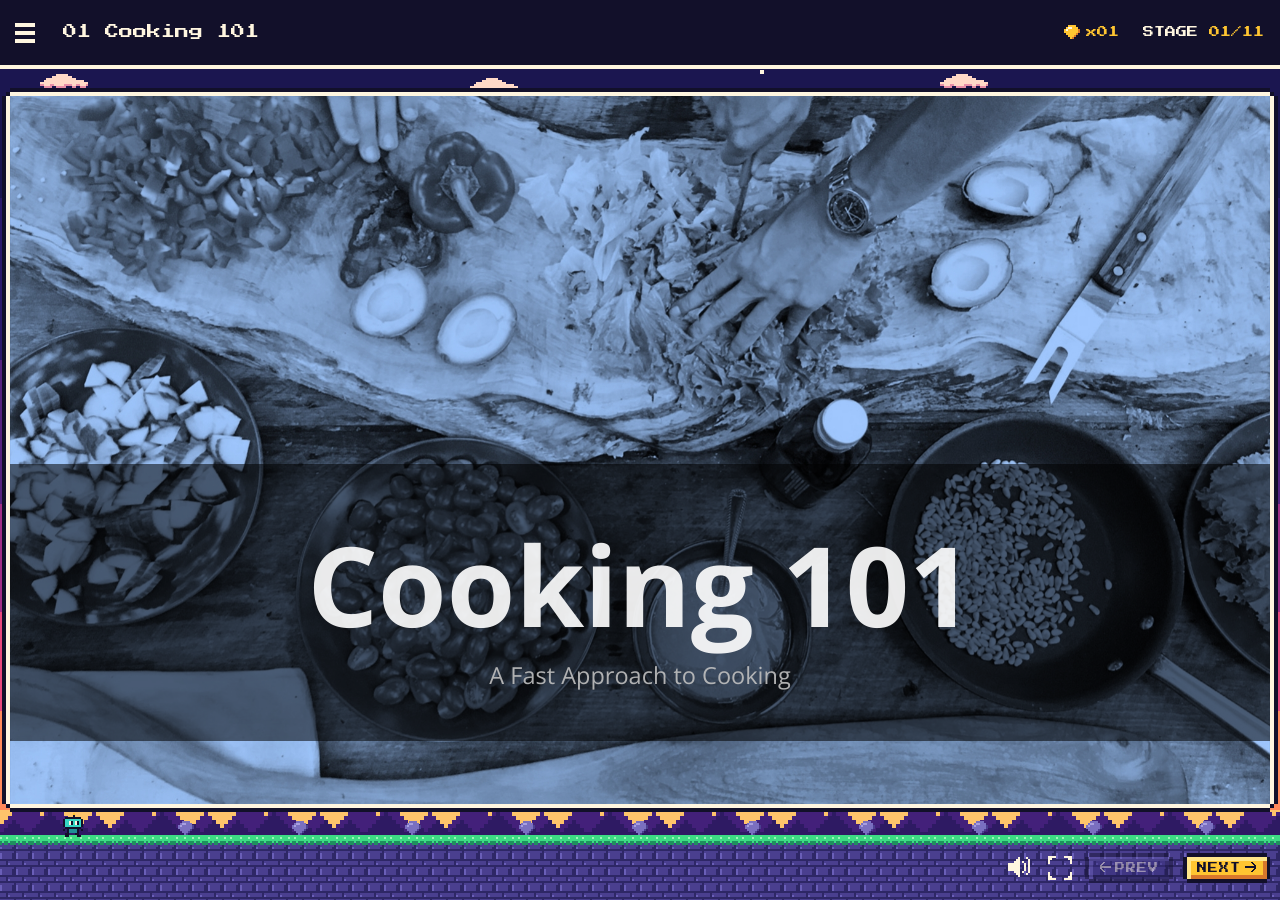
<file: z_samples/arcade/story.html>
﻿<!doctype html>
<html lang="en-US">
<head>
  <meta charset="utf-8">
  <!-- Created using Storyline 360 x64 - http://www.articulate.com  -->
  <!-- version: 3.129.38633.0 -->
  <title>01 Cooking 101</title>
  <meta http-equiv="x-ua-compatible" content="IE=edge"/>
  <meta name="viewport" content="width=device-width,initial-scale=1,user-scalable=no,shrink-to-fit=no,minimal-ui"/>
  <meta name="apple-mobile-web-app-capable" content="yes"/>
  <style>
    html, body { height: 100%; padding: 0; margin: 0 }
    #app { height: 100%; width: 100%; }
  </style>

  <script>
    window.DS = {};
    window.globals = {
      DATA_PATH_BASE: '',
      HAS_FRAME: true,
      HAS_SLIDE: true,

      lmsPresent: false,
      tinCanPresent: false,
      cmi5Present: false,
      aoSupport: false,
      scale: 'Scaled',
      captureRc: false,
      browserSize: 'optimal',
      bgColor: '#282828',
      features: 'DropInBase,EngagePromiseUpgrade,FinalPromiseUpgrade,JsInteractions,Localization,PlayerMemoryEnhancements,SlideLevelScale,SlidePromiseUpgrade,StartupPromiseUpgrade,ViewPromiseUpgrade',
      themeName: 'unified',
      preloaderColor: '#FFFFFF',
      suppressAnalytics: false,
      productChannel: 'stable',
      publishSource: 'storyline',
      aid: 'auth0|cec299e0-ac73-0131-f1d9-22000b5e9066',
      cid: '8f65eec6-ef3b-49b3-9131-a788b3e5bd85',
      playerVersion: '3.129.38633.0',
      publishTimestamp: '2026-11-03T19:34:15.7906760Z',
      maxIosVideoElements: 10,
      connectionSettings: { message: 'You%20are%20offline.%20Trying%20to%20reconnect...', useDarkTheme: false, mode: 'disabled' },
      hasFeature: function(feature) {
        return this.features.split(',').includes(feature);
      },
      
      parseParams: function(qs) {
        if (window.globals.parsedParams != null) {
          return window.globals.parsedParams;
        }
        qs = (qs || window.location.search.substr(1)).split('+').join(' ');
        var params = {},
            tokens,
            re = /[?&]?([^=]+)=([^&]*)/g;

        while (tokens = re.exec(qs)) {
          params[decodeURIComponent(tokens[1]).trim()] =
            decodeURIComponent(tokens[2]).trim();
        }
        window.globals.parsedParams = params;
        return params;
      }

    };

    if (window.flagsUnderTest != null) {
      window.globals.features = window.flagsUnderTest.reduce((accum, feature) => {
        if (!accum.includes(feature)) {
          accum.push(feature);
        }
        return accum;
      }, window.globals.features.split(',')).join();
    }
  </script>
  <script>
    var isIe11 = ('ActiveXObject' in window || window.MSBlobBuilder != null)
      && window.msCrypto != null && !window.ActiveXObject;
    if (isIe11) {
      window.globals.unsupportedBrowser = true;
      document.write(atob('[base64]'));
    }
  </script>

  <script>
    if (window.globals.hasFeature('Localization')) {
      
      
    }
  </script>

  
  
  <script>window.THREE = { };</script>
  
</head>
<body style="background: #282828" class="cs-HTML theme-unified">
  <!-- 360 -->
  <script>!function(){var e,i=/iPhone/i,o=/iPod/i,n=/iPad/i,t=/\biOS-universal(?:.+)Mac\b/i,r=/\bAndroid(?:.+)Mobile\b/i,a=/Android/i,d=/(?:SD4930UR|\bSilk(?:.+)Mobile\b)/i,p=/Silk/i,l=/Windows Phone/i,u=/\bWindows(?:.+)ARM\b/i,b=/BlackBerry/i,s=/BB10/i,c=/Opera Mini/i,f=/\b(CriOS|Chrome)(?:.+)Mobile/i,h=/Mobile(?:.+)Firefox\b/i,v=function(e){return void 0!==e&&"MacIntel"===e.platform&&"number"==typeof e.maxTouchPoints&&e.maxTouchPoints>1&&"undefined"==typeof MSStream};e=function(e){var m={userAgent:"",platform:"",maxTouchPoints:0};e||"undefined"==typeof navigator?"string"==typeof e?m.userAgent=e:e&&e.userAgent&&(m={userAgent:e.userAgent,platform:e.platform,maxTouchPoints:e.maxTouchPoints||0}):m={userAgent:navigator.userAgent,platform:navigator.platform,maxTouchPoints:navigator.maxTouchPoints||0};var g=m.userAgent,y=g.split("[FBAN");void 0!==y[1]&&(g=y[0]),void 0!==(y=g.split("Twitter"))[1]&&(g=y[0]);var A=function(e){return function(i){return i.test(e)}}(g),w={apple:{phone:A(i)&&!A(l),ipod:A(o),tablet:!A(i)&&(A(n)||v(m))&&!A(l),universal:A(t),device:(A(i)||A(o)||A(n)||A(t)||v(m))&&!A(l)},amazon:{phone:A(d),tablet:!A(d)&&A(p),device:A(d)||A(p)},android:{phone:!A(l)&&A(d)||!A(l)&&A(r),tablet:!A(l)&&!A(d)&&!A(r)&&(A(p)||A(a)),device:!A(l)&&(A(d)||A(p)||A(r)||A(a))||A(/\bokhttp\b/i)},windows:{phone:A(l),tablet:A(u),device:A(l)||A(u)},other:{blackberry:A(b),blackberry10:A(s),opera:A(c),firefox:A(h),chrome:A(f),device:A(b)||A(s)||A(c)||A(h)||A(f)},any:!1,phone:!1,tablet:!1};return w.any=w.apple.device||w.android.device||w.windows.device||w.other.device,w.phone=w.apple.phone||w.android.phone||w.windows.phone,w.tablet=w.apple.tablet||w.android.tablet||w.windows.tablet,w}(),"object"==typeof exports&&"undefined"!=typeof module?module.exports=e:"function"==typeof define&&define.amd?define((function(){return e})):this.isMobile=e}();
    window.isMobile.apple.tablet = window.isMobile.apple.tablet ||
      (navigator.platform === 'MacIntel' && navigator.maxTouchPoints > 1);
    window.isMobile.apple.device = window.isMobile.apple.device || window.isMobile.apple.tablet;
    window.isMobile.tablet = window.isMobile.tablet || window.isMobile.apple.tablet;
    window.isMobile.any = window.isMobile.any || window.isMobile.apple.tablet;
  </script>

  <div id="focus-sink" tabindex="-1"></div>

  <div id="preso"></div>
  <script>
    (function() {

      var classTypes = [ 'desktop', 'mobile', 'phone', 'tablet' ];

      var addDeviceClasses = function(prefix, testObj) {
        var curr, i;
        for (i = 0; i < classTypes.length; i++) {
          curr = classTypes[i];
          if (testObj[curr]) {
            document.body.classList.add(prefix + curr);
          }
        }
      };

      var params = window.globals.parseParams(),
          isDevicePreview = params.devicepreview === '1',
          isPhoneOverride = params.deviceType === 'phone' || (isDevicePreview && params.phone == '1'),
          isTabletOverride = (params.deviceType === 'tablet' || isDevicePreview) && !isPhoneOverride,
          isMobileOverride = isPhoneOverride || isTabletOverride;

      var deviceView = {
        desktop: !window.isMobile.any && !isMobileOverride,
        mobile: window.isMobile.any || isMobileOverride,
        phone: isPhoneOverride || (window.isMobile.phone && !isTabletOverride),
        tablet: isTabletOverride || window.isMobile.tablet
      };

      window.globals.deviceView = deviceView;
      window.isMobile.desktop = !window.isMobile.any;
      window.isMobile.mobile = window.isMobile.any;

      addDeviceClasses('view-', deviceView);

    })();
  </script>
  
  <script src='story_content/triggers.js' type=text/javascript></script>
<script src='story_content/user.js' type=text/javascript></script>
  <div class="slide-loader"></div>

  <script>
    var doc = document, loader = doc.body.querySelector('.slide-loader'); [ 1, 2, 3 ].forEach(function(n) { var d = doc.createElement('div'); d.style.backgroundColor = window.globals.preloaderColor; d.classList.add('mobile-loader-dot'); d.classList.add('dot' + n); loader.appendChild(d); });
  </script>

  <div class="mobile-load-title-overlay" style="display: none">
    <div class="mobile-load-title">01 Cooking 101</div>
  </div>

  <div class="mobile-chrome-warning"></div>

  
<style>
  .warn-connection-dialog {
    display: none;
    background: transparent;
    pointer-events: all;
    position: fixed;
    left: 0;
    top: 0;
    width: 100%;
    height: 100%;
    z-index: 999;
  }

  .warn-connection-content {
    pointer-events: all;
    border-radius: 4px;
    background: white;
    border: 1px solid #E7E7E7;
    color: #333333;
    box-shadow: 0 2px 4px rgba(0, 0, 0, 0.25);
    transition: all 150ms ease-out;
    position: absolute;
    white-space: nowrap;
  }

  .view-phone.is-landscape .warn-connection-content {
    left: 23px;
    bottom: 23px;
  }

  .view-tablet.is-landscape .warn-connection-content {
    left: 50%;
    top: 20px;
    transform: translateX(-50%);
  }

  .view-mobile.is-portrait .warn-connection-content {
    transform: translate(-50%, calc(-100% - 15px));
  }

  .warn-connection-content p {
    display: inline-block;
    margin: 0 8px 0 0;
    line-height: 33px;
    font-size: 11px;
  }

  .warn-connection-content svg {
    position: relative;
    vertical-align: middle;
    margin: 0 2px 2px 8px;
  }

  .view-desktop .warn-connection-content {
    left: 1.5em;
    bottom: 1.5em;
  }

  .view-desktop .warn-connection-content p {
    font-size: 1.1em;
  }

  .is-offline .warn-connection-dialog {
    display: block;
  }

  .is-offline .cs-panel * {
    pointer-events: none !important;
  }

  .is-offline .cs-panel {
    pointer-events: all !important;
  }

  .is-offline #nav-controls * {
    pointer-events: none !important;
  }

  .is-offline #nav-controls {
    pointer-events: all !important;
  }
</style>

<div class="warn-connection-dialog" role="alertdialog" aria-modal="true" tabindex="0" aria-labelledby="warn-connection-message">
  <div class="warn-connection-content">
    <svg width="17" height="15" viewBox="0 0 17 15" xmlns="http://www.w3.org/2000/svg">
      <path fill="#8F0000" stroke="white" d="M16.07,12.98 L15.88,12.23 L9.51,1.21 C8.97,0.26,7.6,0.26,7.06,1.21 L0.69,12.23 C0.15,13.16,0.81,14.36,1.91,14.36 H14.65 C15.47,14.36,16.05,13.7,16.07,12.98 Z"/>
      <path fill="white" stroke="white" d="M8.58,5.5 C8.35,5.28,8.5,5.35,8.21,5.32 C8.09,5.35,7.97,5.49,7.96,5.67 C7.97,5.79,7.98,5.92,7.98,6.04 L7.98,6.04 C7.99,6.17,8,6.31,8.01,6.43 L8.01,6.44 C8.03,6.92,8.06,7.41,8.09,7.9 L8.09,7.9 C8.12,8.39,8.14,8.88,8.17,9.37 C8.17,9.39,8.18,9.42,8.2,9.44 C8.23,9.46,8.25,9.47,8.28,9.47 C8.31,9.47,8.34,9.46,8.35,9.44 C8.37,9.43,8.38,9.4,8.39,9.35 L8.39,9.34 C8.39,9.24,8.4,9.15,8.4,9.05 L8.4,9.05 C8.41,8.96,8.41,8.86,8.42,8.75 C8.43,8.44,8.45,8.12,8.47,7.81 L8.47,7.81 C8.49,7.49,8.51,7.18,8.53,6.87 C8.55,6.46,8.56,6.05,8.59,5.64 L8.6,5.62 C8.6,5.57,8.59,5.53,8.58,5.5 L8.21,5.32 Z"/>
      <circle fill="white" stroke="white" cx="8.3" cy="11.35" r="0.3"/>
    </svg>
    <p id="warn-connection-message">You are offline. Trying to reconnect...</p>
  </div>
</div>

<script>
  (function() {
    window.DS.connection = {
      warningShown: false,
      assets: {},
      loadingAssetGroup: false,
      retryDelay: 500
    };

    var connectionSettings = window.globals.connectionSettings || {};

    var useConnectionMessages = window.AbortController != null &&
      window.location.protocol != 'file:' &&
      connectionSettings.mode === 'normal';

    window.DS.connection.useConnectionMessages = useConnectionMessages;

    var assetCount = 0;
    var checkLoadedId;


    if (useConnectionMessages && connectionSettings != null) {
      var contentEl = document.querySelector('.warn-connection-content');
      var messageEl = contentEl.querySelector('p');

      if (connectionSettings.useDarkTheme) {
        contentEl.style.borderColor = '#BABBBA';
        contentEl.style.backgroundColor = '#282828';
        contentEl.style.color = '#FFFFFF';
      }

      if (connectionSettings.message != null) {
        messageEl.textContent = window.decodeURIComponent(connectionSettings.message);
      }
    }

    function checkAssetsReady() {
      for (var i in DS.connection.assets) {
        if (!DS.connection.assets[i].success) {
          return false;
        }
      }
      return true;
    }

    function stopAssetGroup() {
      if (!useConnectionMessages) { return; }

      assetCount = 0;

      DS.connection.oldAssetGroup = DS.connection.assets;
      DS.connection.assets = {};
      DS.connection.loadingAssetGroup = false;
      clearInterval(checkLoadedId);
    }

    function startAssetGroup() {
      if (!useConnectionMessages) { return; }
      var ticks = 0;
      clearInterval(checkLoadedId);
      checkLoadedId = setInterval(function() {
        var loaded = 0;
        if (assetCount === 0 && loaded === 0) {
          clearInterval(checkLoadedId);
          return;
        }

        for (var i in DS.connection.assets) {
          if (DS.connection.assets[i].success) {
            loaded++;
          }
        }

        if (assetCount === loaded && checkAssetsReady()) {
          for (var i in DS.connection.assets) {
            if (DS.connection.assets[i].action) {
              DS.connection.assets[i].action();
            }
          }
          hideWarning();
          stopAssetGroup();
        }
      }, 100)
    }

    function requiredAsset(url, action, retry, type) {
      if (!useConnectionMessages) { return; }
      if (DS.connection.assets[url]) { return; }

      DS.connection.assets[url] = {
        success: false, action: action, retry: retry, type: type
      };
      assetCount = Object.keys(DS.connection.assets).length;
      if (!DS.connection.loadingAssetGroup) {
        startAssetGroup();
      }
      DS.connection.loadingAssetGroup = true;
    }

    function assetLoaded(url) {
      if (!useConnectionMessages) { return; }
      if (DS.connection.assets[url]) {
        DS.connection.assets[url].success = true;
      }
    }

    function assetFailed(url) {
      if (!useConnectionMessages) { return; }
      if (!DS.connection.assets[url]) {
        if (/\.js$/.test(url) && url.indexOf('transcripts') === -1) {
          setTimeout(function() {
            if (DS.connection.lastSlideLoaded != null) {
              DS.connection.lastSlideLoaded();
            }
          }, DS.connection.retryDelay);
        }
        return;
      }
      if (!DS.connection.warningShown) { showWarning(); }
      if (DS.connection.assets[url].retry) {
        setTimeout(function() {
          if (!DS.connection.assets[url].success) {
            DS.connection.assets[url].retry()
          }
        }, DS.connection.retryDelay);
      }
    }

    function hideWarning() {
      document.body.classList.remove('is-offline');
      DS.connection.warningShown = false;
      enableKeys();
    }
    DS.connection.hideWarning = hideWarning

    function showWarning(btn) {
      document.body.classList.add('is-offline')
      DS.connection.warningShown = true;
      updateWarningPosition();
      disableKeys();
    }

    function updateWarningPosition() {
      if (!DS.connection.warningShown) {
        return;
      }

      var isPortrait = document.body.classList.contains('is-portrait');
      var isMobile = document.body.classList.contains('view-mobile');
      var warningEl = document.querySelector('.warn-connection-content');

      if (isPortrait && isMobile) {
        var slide = document.querySelector('.primary-slide');
        var slideRect = slide != null
          ? slide.getBoundingClientRect()
          : { top: window.innerHeight, left: 0, width: window.innerWidth };

        warningEl.style.top = `${slideRect.top}px`
        warningEl.style.left = `${slideRect.left + slideRect.width / 2}px`
      } else {
        warningEl.style.top = null;
        warningEl.style.left = null;
      }

      window.requestAnimationFrame(updateWarningPosition);
    }

    function onDisableKeyDown(e) {
      e.preventDefault();
      e.stopImmediatePropagation();
    }

    function onDisableKeyUp(e) {
      e.preventDefault();
      e.stopImmediatePropagation();
    }

    var accStyle = document.createElement('style');
    var warnDialogEl = document.querySelector('.warn-connection-dialog');

    function disableKeys() {
      if (DS.views && DS.views.nsStack && DS.views.nsStack.length === 1) {
        DS.views.nsStack[0].tabReachable = false
        DS.views.nsStack[0].updateTabIndex(true);
      }

      accStyle.innerHTML = '.acc-shadow-dom { display: none; }';
      document.body.appendChild(accStyle);

      warnDialogEl.parentNode.append(warnDialogEl);
      warnDialogEl.focus();
    }

    function enableKeys() {
      accStyle.remove();
      if (DS.views && DS.views.nsStack && DS.views.nsStack.length === 1 && DS.views.nsStack[0].name === '_frame') {
        DS.views.nsStack[0].tabReachable = true;
        DS.views.nsStack[0].updateTabIndex();
      }
    }

    // these will all be noops if the feature flag isn't set in
    // the data and `window.globals.features`
    DS.connection.requiredAsset = requiredAsset;
    DS.connection.assetLoaded = assetLoaded;
    DS.connection.assetFailed = assetFailed;
    DS.connection.stopAssetGroup = stopAssetGroup;
    DS.connection.startAssetGroup = startAssetGroup;
  })();
</script>


  <script>
    
    if (window.autoSpider && window.vInterfaceObject) {
      document.querySelector('.mobile-load-title-overlay').style.display = 'none';
    }
  </script>

  

  <link rel="stylesheet" href="html5/data/css/output.min.css" data-noprefix/>
  <link rel="stylesheet" href="custom-player/player.css"/>
</body>
<script src="html5/lib/scripts/bootstrapper.min.js"></script>
<script src="custom-player/player.js"></script>
</html>
</file>
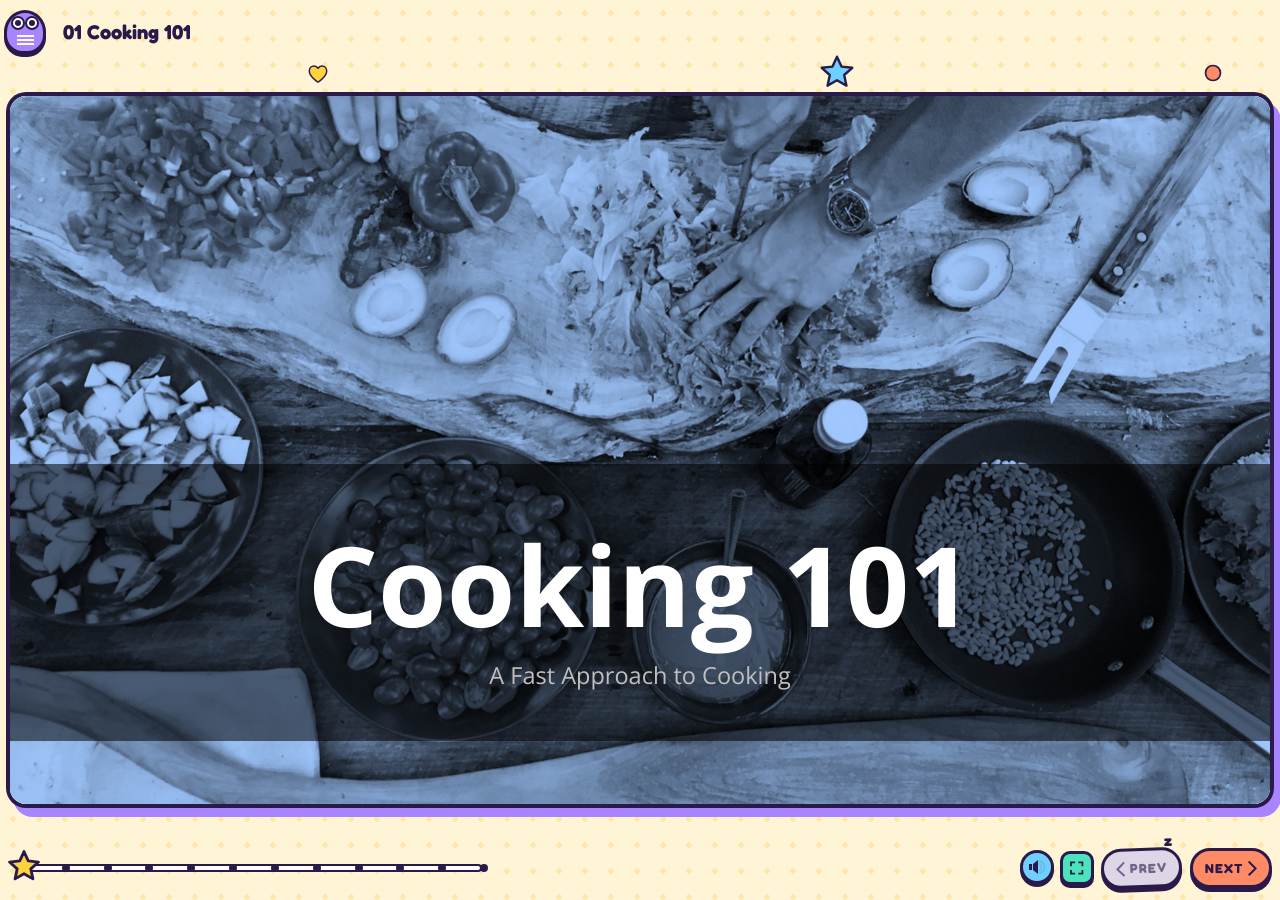
<file: z_samples/whimsical/story.html>
﻿<!doctype html>
<html lang="en-US">
<head>
  <meta charset="utf-8">
  <!-- Created using Storyline 360 x64 - http://www.articulate.com  -->
  <!-- version: 3.129.38633.0 -->
  <title>01 Cooking 101</title>
  <meta http-equiv="x-ua-compatible" content="IE=edge"/>
  <meta name="viewport" content="width=device-width,initial-scale=1,user-scalable=no,shrink-to-fit=no,minimal-ui"/>
  <meta name="apple-mobile-web-app-capable" content="yes"/>
  <style>
    html, body { height: 100%; padding: 0; margin: 0 }
    #app { height: 100%; width: 100%; }
  </style>

  <script>
    window.DS = {};
    window.globals = {
      DATA_PATH_BASE: '',
      HAS_FRAME: true,
      HAS_SLIDE: true,

      lmsPresent: false,
      tinCanPresent: false,
      cmi5Present: false,
      aoSupport: false,
      scale: 'Scaled',
      captureRc: false,
      browserSize: 'optimal',
      bgColor: '#282828',
      features: 'DropInBase,EngagePromiseUpgrade,FinalPromiseUpgrade,JsInteractions,Localization,PlayerMemoryEnhancements,SlideLevelScale,SlidePromiseUpgrade,StartupPromiseUpgrade,ViewPromiseUpgrade',
      themeName: 'unified',
      preloaderColor: '#FFFFFF',
      suppressAnalytics: false,
      productChannel: 'stable',
      publishSource: 'storyline',
      aid: 'auth0|cec299e0-ac73-0131-f1d9-22000b5e9066',
      cid: '8f65eec6-ef3b-49b3-9131-a788b3e5bd85',
      playerVersion: '3.129.38633.0',
      publishTimestamp: '2026-11-03T21:42:19.9554586Z',
      maxIosVideoElements: 10,
      connectionSettings: { message: 'You%20are%20offline.%20Trying%20to%20reconnect...', useDarkTheme: false, mode: 'disabled' },
      hasFeature: function(feature) {
        return this.features.split(',').includes(feature);
      },
      
      parseParams: function(qs) {
        if (window.globals.parsedParams != null) {
          return window.globals.parsedParams;
        }
        qs = (qs || window.location.search.substr(1)).split('+').join(' ');
        var params = {},
            tokens,
            re = /[?&]?([^=]+)=([^&]*)/g;

        while (tokens = re.exec(qs)) {
          params[decodeURIComponent(tokens[1]).trim()] =
            decodeURIComponent(tokens[2]).trim();
        }
        window.globals.parsedParams = params;
        return params;
      }

    };

    if (window.flagsUnderTest != null) {
      window.globals.features = window.flagsUnderTest.reduce((accum, feature) => {
        if (!accum.includes(feature)) {
          accum.push(feature);
        }
        return accum;
      }, window.globals.features.split(',')).join();
    }
  </script>
  <script>
    var isIe11 = ('ActiveXObject' in window || window.MSBlobBuilder != null)
      && window.msCrypto != null && !window.ActiveXObject;
    if (isIe11) {
      window.globals.unsupportedBrowser = true;
      document.write(atob('[base64]'));
    }
  </script>

  <script>
    if (window.globals.hasFeature('Localization')) {
      
      
    }
  </script>

  
  
  <script>window.THREE = { };</script>
  
</head>
<body style="background: #282828" class="cs-HTML theme-unified">
  <!-- 360 -->
  <script>!function(){var e,i=/iPhone/i,o=/iPod/i,n=/iPad/i,t=/\biOS-universal(?:.+)Mac\b/i,r=/\bAndroid(?:.+)Mobile\b/i,a=/Android/i,d=/(?:SD4930UR|\bSilk(?:.+)Mobile\b)/i,p=/Silk/i,l=/Windows Phone/i,u=/\bWindows(?:.+)ARM\b/i,b=/BlackBerry/i,s=/BB10/i,c=/Opera Mini/i,f=/\b(CriOS|Chrome)(?:.+)Mobile/i,h=/Mobile(?:.+)Firefox\b/i,v=function(e){return void 0!==e&&"MacIntel"===e.platform&&"number"==typeof e.maxTouchPoints&&e.maxTouchPoints>1&&"undefined"==typeof MSStream};e=function(e){var m={userAgent:"",platform:"",maxTouchPoints:0};e||"undefined"==typeof navigator?"string"==typeof e?m.userAgent=e:e&&e.userAgent&&(m={userAgent:e.userAgent,platform:e.platform,maxTouchPoints:e.maxTouchPoints||0}):m={userAgent:navigator.userAgent,platform:navigator.platform,maxTouchPoints:navigator.maxTouchPoints||0};var g=m.userAgent,y=g.split("[FBAN");void 0!==y[1]&&(g=y[0]),void 0!==(y=g.split("Twitter"))[1]&&(g=y[0]);var A=function(e){return function(i){return i.test(e)}}(g),w={apple:{phone:A(i)&&!A(l),ipod:A(o),tablet:!A(i)&&(A(n)||v(m))&&!A(l),universal:A(t),device:(A(i)||A(o)||A(n)||A(t)||v(m))&&!A(l)},amazon:{phone:A(d),tablet:!A(d)&&A(p),device:A(d)||A(p)},android:{phone:!A(l)&&A(d)||!A(l)&&A(r),tablet:!A(l)&&!A(d)&&!A(r)&&(A(p)||A(a)),device:!A(l)&&(A(d)||A(p)||A(r)||A(a))||A(/\bokhttp\b/i)},windows:{phone:A(l),tablet:A(u),device:A(l)||A(u)},other:{blackberry:A(b),blackberry10:A(s),opera:A(c),firefox:A(h),chrome:A(f),device:A(b)||A(s)||A(c)||A(h)||A(f)},any:!1,phone:!1,tablet:!1};return w.any=w.apple.device||w.android.device||w.windows.device||w.other.device,w.phone=w.apple.phone||w.android.phone||w.windows.phone,w.tablet=w.apple.tablet||w.android.tablet||w.windows.tablet,w}(),"object"==typeof exports&&"undefined"!=typeof module?module.exports=e:"function"==typeof define&&define.amd?define((function(){return e})):this.isMobile=e}();
    window.isMobile.apple.tablet = window.isMobile.apple.tablet ||
      (navigator.platform === 'MacIntel' && navigator.maxTouchPoints > 1);
    window.isMobile.apple.device = window.isMobile.apple.device || window.isMobile.apple.tablet;
    window.isMobile.tablet = window.isMobile.tablet || window.isMobile.apple.tablet;
    window.isMobile.any = window.isMobile.any || window.isMobile.apple.tablet;
  </script>

  <div id="focus-sink" tabindex="-1"></div>

  <div id="preso"></div>
  <script>
    (function() {

      var classTypes = [ 'desktop', 'mobile', 'phone', 'tablet' ];

      var addDeviceClasses = function(prefix, testObj) {
        var curr, i;
        for (i = 0; i < classTypes.length; i++) {
          curr = classTypes[i];
          if (testObj[curr]) {
            document.body.classList.add(prefix + curr);
          }
        }
      };

      var params = window.globals.parseParams(),
          isDevicePreview = params.devicepreview === '1',
          isPhoneOverride = params.deviceType === 'phone' || (isDevicePreview && params.phone == '1'),
          isTabletOverride = (params.deviceType === 'tablet' || isDevicePreview) && !isPhoneOverride,
          isMobileOverride = isPhoneOverride || isTabletOverride;

      var deviceView = {
        desktop: !window.isMobile.any && !isMobileOverride,
        mobile: window.isMobile.any || isMobileOverride,
        phone: isPhoneOverride || (window.isMobile.phone && !isTabletOverride),
        tablet: isTabletOverride || window.isMobile.tablet
      };

      window.globals.deviceView = deviceView;
      window.isMobile.desktop = !window.isMobile.any;
      window.isMobile.mobile = window.isMobile.any;

      addDeviceClasses('view-', deviceView);

    })();
  </script>
  
  <script src='story_content/triggers.js' type=text/javascript></script>
<script src='story_content/user.js' type=text/javascript></script>
  <div class="slide-loader"></div>

  <script>
    var doc = document, loader = doc.body.querySelector('.slide-loader'); [ 1, 2, 3 ].forEach(function(n) { var d = doc.createElement('div'); d.style.backgroundColor = window.globals.preloaderColor; d.classList.add('mobile-loader-dot'); d.classList.add('dot' + n); loader.appendChild(d); });
  </script>

  <div class="mobile-load-title-overlay" style="display: none">
    <div class="mobile-load-title">01 Cooking 101</div>
  </div>

  <div class="mobile-chrome-warning"></div>

  
<style>
  .warn-connection-dialog {
    display: none;
    background: transparent;
    pointer-events: all;
    position: fixed;
    left: 0;
    top: 0;
    width: 100%;
    height: 100%;
    z-index: 999;
  }

  .warn-connection-content {
    pointer-events: all;
    border-radius: 4px;
    background: white;
    border: 1px solid #E7E7E7;
    color: #333333;
    box-shadow: 0 2px 4px rgba(0, 0, 0, 0.25);
    transition: all 150ms ease-out;
    position: absolute;
    white-space: nowrap;
  }

  .view-phone.is-landscape .warn-connection-content {
    left: 23px;
    bottom: 23px;
  }

  .view-tablet.is-landscape .warn-connection-content {
    left: 50%;
    top: 20px;
    transform: translateX(-50%);
  }

  .view-mobile.is-portrait .warn-connection-content {
    transform: translate(-50%, calc(-100% - 15px));
  }

  .warn-connection-content p {
    display: inline-block;
    margin: 0 8px 0 0;
    line-height: 33px;
    font-size: 11px;
  }

  .warn-connection-content svg {
    position: relative;
    vertical-align: middle;
    margin: 0 2px 2px 8px;
  }

  .view-desktop .warn-connection-content {
    left: 1.5em;
    bottom: 1.5em;
  }

  .view-desktop .warn-connection-content p {
    font-size: 1.1em;
  }

  .is-offline .warn-connection-dialog {
    display: block;
  }

  .is-offline .cs-panel * {
    pointer-events: none !important;
  }

  .is-offline .cs-panel {
    pointer-events: all !important;
  }

  .is-offline #nav-controls * {
    pointer-events: none !important;
  }

  .is-offline #nav-controls {
    pointer-events: all !important;
  }
</style>

<div class="warn-connection-dialog" role="alertdialog" aria-modal="true" tabindex="0" aria-labelledby="warn-connection-message">
  <div class="warn-connection-content">
    <svg width="17" height="15" viewBox="0 0 17 15" xmlns="http://www.w3.org/2000/svg">
      <path fill="#8F0000" stroke="white" d="M16.07,12.98 L15.88,12.23 L9.51,1.21 C8.97,0.26,7.6,0.26,7.06,1.21 L0.69,12.23 C0.15,13.16,0.81,14.36,1.91,14.36 H14.65 C15.47,14.36,16.05,13.7,16.07,12.98 Z"/>
      <path fill="white" stroke="white" d="M8.58,5.5 C8.35,5.28,8.5,5.35,8.21,5.32 C8.09,5.35,7.97,5.49,7.96,5.67 C7.97,5.79,7.98,5.92,7.98,6.04 L7.98,6.04 C7.99,6.17,8,6.31,8.01,6.43 L8.01,6.44 C8.03,6.92,8.06,7.41,8.09,7.9 L8.09,7.9 C8.12,8.39,8.14,8.88,8.17,9.37 C8.17,9.39,8.18,9.42,8.2,9.44 C8.23,9.46,8.25,9.47,8.28,9.47 C8.31,9.47,8.34,9.46,8.35,9.44 C8.37,9.43,8.38,9.4,8.39,9.35 L8.39,9.34 C8.39,9.24,8.4,9.15,8.4,9.05 L8.4,9.05 C8.41,8.96,8.41,8.86,8.42,8.75 C8.43,8.44,8.45,8.12,8.47,7.81 L8.47,7.81 C8.49,7.49,8.51,7.18,8.53,6.87 C8.55,6.46,8.56,6.05,8.59,5.64 L8.6,5.62 C8.6,5.57,8.59,5.53,8.58,5.5 L8.21,5.32 Z"/>
      <circle fill="white" stroke="white" cx="8.3" cy="11.35" r="0.3"/>
    </svg>
    <p id="warn-connection-message">You are offline. Trying to reconnect...</p>
  </div>
</div>

<script>
  (function() {
    window.DS.connection = {
      warningShown: false,
      assets: {},
      loadingAssetGroup: false,
      retryDelay: 500
    };

    var connectionSettings = window.globals.connectionSettings || {};

    var useConnectionMessages = window.AbortController != null &&
      window.location.protocol != 'file:' &&
      connectionSettings.mode === 'normal';

    window.DS.connection.useConnectionMessages = useConnectionMessages;

    var assetCount = 0;
    var checkLoadedId;


    if (useConnectionMessages && connectionSettings != null) {
      var contentEl = document.querySelector('.warn-connection-content');
      var messageEl = contentEl.querySelector('p');

      if (connectionSettings.useDarkTheme) {
        contentEl.style.borderColor = '#BABBBA';
        contentEl.style.backgroundColor = '#282828';
        contentEl.style.color = '#FFFFFF';
      }

      if (connectionSettings.message != null) {
        messageEl.textContent = window.decodeURIComponent(connectionSettings.message);
      }
    }

    function checkAssetsReady() {
      for (var i in DS.connection.assets) {
        if (!DS.connection.assets[i].success) {
          return false;
        }
      }
      return true;
    }

    function stopAssetGroup() {
      if (!useConnectionMessages) { return; }

      assetCount = 0;

      DS.connection.oldAssetGroup = DS.connection.assets;
      DS.connection.assets = {};
      DS.connection.loadingAssetGroup = false;
      clearInterval(checkLoadedId);
    }

    function startAssetGroup() {
      if (!useConnectionMessages) { return; }
      var ticks = 0;
      clearInterval(checkLoadedId);
      checkLoadedId = setInterval(function() {
        var loaded = 0;
        if (assetCount === 0 && loaded === 0) {
          clearInterval(checkLoadedId);
          return;
        }

        for (var i in DS.connection.assets) {
          if (DS.connection.assets[i].success) {
            loaded++;
          }
        }

        if (assetCount === loaded && checkAssetsReady()) {
          for (var i in DS.connection.assets) {
            if (DS.connection.assets[i].action) {
              DS.connection.assets[i].action();
            }
          }
          hideWarning();
          stopAssetGroup();
        }
      }, 100)
    }

    function requiredAsset(url, action, retry, type) {
      if (!useConnectionMessages) { return; }
      if (DS.connection.assets[url]) { return; }

      DS.connection.assets[url] = {
        success: false, action: action, retry: retry, type: type
      };
      assetCount = Object.keys(DS.connection.assets).length;
      if (!DS.connection.loadingAssetGroup) {
        startAssetGroup();
      }
      DS.connection.loadingAssetGroup = true;
    }

    function assetLoaded(url) {
      if (!useConnectionMessages) { return; }
      if (DS.connection.assets[url]) {
        DS.connection.assets[url].success = true;
      }
    }

    function assetFailed(url) {
      if (!useConnectionMessages) { return; }
      if (!DS.connection.assets[url]) {
        if (/\.js$/.test(url) && url.indexOf('transcripts') === -1) {
          setTimeout(function() {
            if (DS.connection.lastSlideLoaded != null) {
              DS.connection.lastSlideLoaded();
            }
          }, DS.connection.retryDelay);
        }
        return;
      }
      if (!DS.connection.warningShown) { showWarning(); }
      if (DS.connection.assets[url].retry) {
        setTimeout(function() {
          if (!DS.connection.assets[url].success) {
            DS.connection.assets[url].retry()
          }
        }, DS.connection.retryDelay);
      }
    }

    function hideWarning() {
      document.body.classList.remove('is-offline');
      DS.connection.warningShown = false;
      enableKeys();
    }
    DS.connection.hideWarning = hideWarning

    function showWarning(btn) {
      document.body.classList.add('is-offline')
      DS.connection.warningShown = true;
      updateWarningPosition();
      disableKeys();
    }

    function updateWarningPosition() {
      if (!DS.connection.warningShown) {
        return;
      }

      var isPortrait = document.body.classList.contains('is-portrait');
      var isMobile = document.body.classList.contains('view-mobile');
      var warningEl = document.querySelector('.warn-connection-content');

      if (isPortrait && isMobile) {
        var slide = document.querySelector('.primary-slide');
        var slideRect = slide != null
          ? slide.getBoundingClientRect()
          : { top: window.innerHeight, left: 0, width: window.innerWidth };

        warningEl.style.top = `${slideRect.top}px`
        warningEl.style.left = `${slideRect.left + slideRect.width / 2}px`
      } else {
        warningEl.style.top = null;
        warningEl.style.left = null;
      }

      window.requestAnimationFrame(updateWarningPosition);
    }

    function onDisableKeyDown(e) {
      e.preventDefault();
      e.stopImmediatePropagation();
    }

    function onDisableKeyUp(e) {
      e.preventDefault();
      e.stopImmediatePropagation();
    }

    var accStyle = document.createElement('style');
    var warnDialogEl = document.querySelector('.warn-connection-dialog');

    function disableKeys() {
      if (DS.views && DS.views.nsStack && DS.views.nsStack.length === 1) {
        DS.views.nsStack[0].tabReachable = false
        DS.views.nsStack[0].updateTabIndex(true);
      }

      accStyle.innerHTML = '.acc-shadow-dom { display: none; }';
      document.body.appendChild(accStyle);

      warnDialogEl.parentNode.append(warnDialogEl);
      warnDialogEl.focus();
    }

    function enableKeys() {
      accStyle.remove();
      if (DS.views && DS.views.nsStack && DS.views.nsStack.length === 1 && DS.views.nsStack[0].name === '_frame') {
        DS.views.nsStack[0].tabReachable = true;
        DS.views.nsStack[0].updateTabIndex();
      }
    }

    // these will all be noops if the feature flag isn't set in
    // the data and `window.globals.features`
    DS.connection.requiredAsset = requiredAsset;
    DS.connection.assetLoaded = assetLoaded;
    DS.connection.assetFailed = assetFailed;
    DS.connection.stopAssetGroup = stopAssetGroup;
    DS.connection.startAssetGroup = startAssetGroup;
  })();
</script>


  <script>
    
    if (window.autoSpider && window.vInterfaceObject) {
      document.querySelector('.mobile-load-title-overlay').style.display = 'none';
    }
  </script>

  

  <link rel="stylesheet" href="html5/data/css/output.min.css" data-noprefix/>
  <link rel="stylesheet" href="custom-player/player.css">
</body>
<script src="html5/lib/scripts/bootstrapper.min.js"></script>
<script src="custom-player/player.js"></script>
</html>
</file>
<file: z_samples/arcade/custom-player/player.css>
/* ==========================================================================
   Arcade player skin for Articulate Storyline (Modern Player)
   A late-80s, early-90s console platformer: a banded dusk sky, stair-step
   mountains, stone-tile ground, pixel type and a little robot who walks a row
   of gems as the learner moves through the course. All the art is original.

   TO USE IN ANY COURSE
   1. Copy this custom-player folder next to the course's story.html.
   2. In story.html, add this line right after the output.min.css link:
        <link rel="stylesheet" href="custom-player/player.css"/>
   3. And this line right after the bootstrapper.min.js script:
        <script src="custom-player/player.js"></script>
   Republishing from Storyline rewrites story.html, so repeat steps 1-3 after.
   For a SCORM or cmi5 publish, see README.md.

   Everything is scoped to body.ar-player, which player.js adds on load.
   Never transform a control directly: the player positions them with inline
   transforms. Chunky shapes are pseudo-elements behind the control instead.
   ========================================================================== */

/* Fonts are loaded by player.js, not an @import here. Without them, the font
   stacks below fall back to system faces. */

/* --------------------------------------------------------------------------
   Change these to re-theme the whole skin. The sprites, ground, clouds and
   mountains are drawn in their own fixed colours at the top of player.js, which
   passes them in here as --ar-ground, --ar-sky-art, --ar-peaks and --ar-hero.
   -------------------------------------------------------------------------- */
.ar-player {
  --ar-ink: #12102a;                        /* top bar, outlines */
  --ar-panel: #1d1845;                      /* menu, popups */
  --ar-panel-high: #352c78;                 /* hovered rows */
  --ar-stone: #4a3f8f;                      /* bottom bar */
  --ar-cream: #fff6e0;                      /* text, frame around the slide */
  --ar-gold: #ffc531;                       /* the action colour */
  --ar-gold-high: #ffe68a;                  /* button bevel, hover */
  --ar-gold-low: #d9782b;                   /* button bevel */
  --ar-teal: #35d6c4;                       /* seekbar handle, ticks */
  --ar-pink: #ff5f8f;                       /* the seekbar's fill */
  --ar-backdrop: rgba(18, 16, 42, 0.72);    /* behind the open menu */
  --ar-display: "Press Start 2P", "Courier New", ui-monospace, monospace;
  --ar-font: "VT323", "Courier New", ui-monospace, monospace;
  --ar-pixel: 4px;                          /* one chunky pixel */

  /* Hard colour bands, the way a 16-colour palette paints a sunset */
  --ar-sky: linear-gradient(
    #1b1650 0 22%, #2b1a6b 22% 40%, #55247f 40% 56%,
    #a12f86 56% 68%, #e8497d 68% 79%, #ff8a5c 79% 90%, #ffc46b 90%);
}


/* --------------------------------------------------------------------------
   Surfaces: sky and mountains behind the slide, a black HUD, a stone floor
   -------------------------------------------------------------------------- */
.ar-player,
.ar-player #wrapper {
  background-color: var(--ar-ink) !important;
}

.ar-player #frame {
  background-color: #1b1650 !important;
  background-image: var(--ar-peaks), var(--ar-sky) !important;
  background-size: 112px 40px, 100% 100% !important;   /* tall enough for the gap under the slide */
  background-position: 0 calc(100% - 64px), 0 0 !important;
  background-repeat: repeat-x, no-repeat !important;
}

/* Clouds and stars. Wider than the frame so the strip can drift without a gap,
   and it moves in whole steps like a console background layer. */
.ar-player #frame::before {
  content: "";
  position: absolute;
  top: 0;
  bottom: 0;
  left: 0;
  width: calc(100% + 900px);
  background: var(--ar-sky-art) repeat-x 0 0;
  pointer-events: none;
  animation: ar-drift 90s steps(225) infinite;
}

@keyframes ar-drift {
  from { transform: translateX(-900px); }
  to { transform: translateX(0); }
}

/* Mobile view paints the bars with separate layers behind them */
.ar-player #frame > [class*="ui-bg"] {
  background: transparent !important;
}

.ar-player #top-bar,
.ar-player #bottom-bar {
  box-sizing: border-box;
  font-family: var(--ar-font) !important;
}

.ar-player #top-bar {
  background: var(--ar-ink) !important;
  box-shadow: 0 var(--ar-pixel) 0 var(--ar-cream);
}

/* 16 by 48 art at double size. The grass sits along the top edge. */
.ar-player #bottom-bar {
  background-color: var(--ar-stone) !important;
  background-image: var(--ar-ground) !important;
  background-size: 32px 96px !important;
  background-position: 0 0 !important;
  background-repeat: repeat-x !important;
}

/* The slide's frame: cream and ink, with the corners stepped off a pixel at a
   time. Offset copies of the box do this, so nothing gets rounded. */
.ar-player #slide {
  border-radius: 0 !important;
  /* The player dims the slide while its "Back to top" link has focus. Without a
     solid backing, the sky shows through instead. */
  background-color: var(--ar-ink) !important;
  box-shadow:
    -4px 0 0 var(--ar-cream), 4px 0 0 var(--ar-cream),
    0 -4px 0 var(--ar-cream), 0 4px 0 var(--ar-cream),
    -8px 0 0 var(--ar-ink), 8px 0 0 var(--ar-ink),
    0 -8px 0 var(--ar-ink), 0 8px 0 var(--ar-ink),
    -4px -4px 0 var(--ar-ink), 4px -4px 0 var(--ar-ink),
    -4px 4px 0 var(--ar-ink), 4px 4px 0 var(--ar-ink) !important;
}

/* Every sprite is sized by its box */
#ar-track svg,
#ar-hud svg {
  display: block;
  width: 100%;
  height: 100%;
}


/* --------------------------------------------------------------------------
   Stage banner: drops in over the top of a new slide. It never takes clicks.
   -------------------------------------------------------------------------- */
#ar-stage {
  position: absolute;
  z-index: 2;
  overflow: hidden;
  pointer-events: none;
  container-type: size;
}

#ar-banner {
  position: absolute;
  top: 0;
  left: 50%;
  padding: 0.7em 1.2em;
  border: var(--ar-pixel) solid var(--ar-ink);
  border-top: none;
  background: var(--ar-gold);
  font-family: var(--ar-display);
  font-size: clamp(10px, 1.9cqw, 20px);
  white-space: nowrap;
  color: var(--ar-ink);
  translate: -50% -110%;
}

#ar-banner:empty { display: none; }

#ar-banner.is-showing {
  animation: ar-banner 1500ms steps(1) both;
}

@keyframes ar-banner {
  0% { translate: -50% -75%; }
  6% { translate: -50% -50%; }
  12% { translate: -50% -25%; }
  18%, 80% { translate: -50% 0; }
  86% { translate: -50% -50%; }
  92%, 100% { translate: -50% -110%; }
}


/* --------------------------------------------------------------------------
   Course title and the HUD: stage number and gems collected
   -------------------------------------------------------------------------- */
.ar-player #top-bar .presentation-title,
.ar-player #top-bar .presentation-title-text {
  overflow: visible !important;
  white-space: nowrap;
  font-family: var(--ar-display) !important;
  font-size: 14px !important;
  font-weight: 400 !important;
  color: var(--ar-cream) !important;
}

#ar-hud {
  position: absolute;
  top: 50%;
  display: flex;
  align-items: center;
  gap: 24px;
  font-family: var(--ar-display);
  font-size: 11px;
  white-space: nowrap;
  color: var(--ar-cream);
  pointer-events: none;
  translate: 0 -50%;
}

#ar-hud b {
  font-weight: 400;
  color: var(--ar-gold);
}

.ar-hud-gems {
  display: flex;
  align-items: center;
  gap: 6px;
}

.ar-hud-gems i {
  display: block;
  width: 16px;
  height: 16px;
}


/* --------------------------------------------------------------------------
   The level: gems in a row along the grass, and the robot on the current one.
   Sits just above the bar's top edge, in the gap under the slide.
   -------------------------------------------------------------------------- */
#ar-track {
  position: absolute;
  left: 16px;
  right: 16px;
  bottom: calc(100% - 2px);
  height: 32px;
  pointer-events: none;
}

.ar-gems {
  position: absolute;
  inset: 0;
  display: flex;
}

.ar-gems i {
  position: relative;
  flex: 1 1 0;
}

.ar-gems span {
  position: absolute;
  bottom: 0;
  left: 50%;
  width: var(--ar-gem, 16px);
  height: var(--ar-gem, 16px);
  translate: -50% 0;
}

.ar-gem-lit { display: none; }
.is-lit .ar-gem-lit { display: block; }
.is-lit .ar-gem-dark { display: none; }

/* The robot hides the current gem while it stands there */
.ar-gems .is-now span { visibility: hidden; }

.ar-hero {
  position: absolute;
  bottom: 0;
  width: 24px;
  height: 24px;
  transition: left 720ms steps(9);
  translate: -50% 0;
}

.ar-hero span:not(#ar-pop) {
  position: absolute;
  inset: 0;
}

.ar-step-b { opacity: 0; }

/* Standing still: a slow two-frame idle */
.ar-hero { animation: ar-idle 1.2s steps(1) infinite; }

@keyframes ar-idle {
  0%, 100% { transform: translateY(0); }
  50% { transform: translateY(-2px); }
}

/* On the move: legs swap and he bounces in whole pixels */
.ar-hero.is-walking { animation: ar-bounce 240ms steps(1) infinite; }
.ar-hero.is-walking .ar-step-a { animation: ar-frame-a 240ms steps(1) infinite; }
.ar-hero.is-walking .ar-step-b { animation: ar-frame-b 240ms steps(1) infinite; }

@keyframes ar-bounce {
  0%, 100% { transform: translateY(0); }
  50% { transform: translateY(-4px); }
}

@keyframes ar-frame-a {
  0%, 100% { opacity: 1; }
  50% { opacity: 0; }
}

@keyframes ar-frame-b {
  0%, 100% { opacity: 0; }
  50% { opacity: 1; }
}

/* "+1" floats up when a new gem lights */
#ar-pop {
  position: absolute;
  bottom: 100%;
  left: 50%;
  font-family: var(--ar-display);
  font-size: 10px;
  color: var(--ar-gold);
  text-shadow: 2px 2px 0 var(--ar-ink);
  opacity: 0;
  translate: -50% 0;
}

#ar-pop.is-popping {
  animation: ar-pop 800ms steps(6) both;
}

@keyframes ar-pop {
  0% { opacity: 1; transform: translateY(8px); }
  80% { opacity: 1; transform: translateY(-8px); }
  100% { opacity: 0; transform: translateY(-8px); }
}


/* --------------------------------------------------------------------------
   Icon buttons
   -------------------------------------------------------------------------- */
.ar-player #bottom-bar .cs-button {
  border-radius: 0 !important;
  color: var(--ar-cream) !important;
}

.ar-player #bottom-bar .cs-button:hover {
  background-color: rgba(18, 16, 42, 0.45) !important;
  color: var(--ar-gold) !important;
}

/* Pixel shapes (swapped in by player.js), solid and never stroked */
.ar-player #wrapper svg[data-ar-icon],
.ar-player #wrapper svg[data-ar-icon] * {
  fill: currentColor !important;
  stroke: none !important;
}

/* Any icon the swap doesn't cover keeps its shape, in the button's colour */
.ar-player #bottom-bar .cs-icon:not([data-ar-icon]) * {
  fill: currentColor !important;
}

/* Keyboard focus. Never removed. The player draws it as its own box over the
   control, which only needs the theme's colour. */
.ar-player.show-focus .tab-focus-box {
  border-color: transparent !important;
  box-shadow: 0 0 0 3px var(--ar-gold), 0 0 0 6px var(--ar-ink) !important;
}


/* --------------------------------------------------------------------------
   Prev / Next / Submit: bevelled blocks that press down. The block is a
   pseudo-element, so it can move without touching the player's own transform.
   -------------------------------------------------------------------------- */
.ar-player #prev,
.ar-player #next,
.ar-player #submit {
  border: none !important;
  border-radius: 0 !important;
  background: transparent !important;
  box-shadow: none !important;
  overflow: visible !important;
  isolation: isolate;
}

.ar-player #bottom-bar #prev:hover,
.ar-player #bottom-bar #next:hover,
.ar-player #bottom-bar #submit:hover {
  background: transparent !important;
}

.ar-player #prev::before,
.ar-player #next::before,
.ar-player #submit::before {
  content: "";
  position: absolute;
  inset: 4px;
  z-index: -1;
  background-color: var(--ar-panel-high);
  box-shadow:
    -4px 0 0 var(--ar-ink), 4px 0 0 var(--ar-ink),
    0 -4px 0 var(--ar-ink), 0 4px 0 var(--ar-ink),
    inset 4px 4px 0 #6a5fb8, inset -4px -4px 0 #1d1845;
}

.ar-player #next::before,
.ar-player #submit::before {
  background-color: var(--ar-gold);
  box-shadow:
    -4px 0 0 var(--ar-ink), 4px 0 0 var(--ar-ink),
    0 -4px 0 var(--ar-ink), 0 4px 0 var(--ar-ink),
    inset 4px 4px 0 var(--ar-gold-high), inset -4px -4px 0 var(--ar-gold-low);
}

.ar-player #prev .text,
.ar-player #next .text,
.ar-player #submit .text {
  font-family: var(--ar-display) !important;
  font-size: 10px !important;
  font-weight: 400 !important;
  color: inherit !important;
}

.ar-player #bottom-bar #prev,
.ar-player #bottom-bar #prev:hover {
  color: var(--ar-cream) !important;
}

.ar-player #bottom-bar #next,
.ar-player #bottom-bar #submit,
.ar-player #bottom-bar #next:hover,
.ar-player #bottom-bar #submit:hover {
  color: var(--ar-ink) !important;
}

.ar-player #prev:not(.cs-disabled):hover::before,
.ar-player #next:not(.cs-disabled):hover::before,
.ar-player #submit:not(.cs-disabled):hover::before {
  filter: brightness(1.15);
}

.ar-player #prev:not(.cs-disabled):active::before,
.ar-player #next:not(.cs-disabled):active::before,
.ar-player #submit:not(.cs-disabled):active::before {
  transform: translateY(4px);
}

.ar-player #bottom-bar #prev .cs-icon,
.ar-player #bottom-bar #next .cs-icon,
.ar-player #bottom-bar #submit .cs-icon {
  color: inherit !important;
}

.ar-player #bottom-bar #prev.cs-disabled,
.ar-player #bottom-bar #next.cs-disabled,
.ar-player #bottom-bar #submit.cs-disabled {
  opacity: 0.45 !important;
}


/* --------------------------------------------------------------------------
   Seekbar: a dark trench that fills with segments, like a power meter
   -------------------------------------------------------------------------- */
.ar-player #seek .progress-bar-seek,
.ar-player #floating-seek .progress-bar-seek {
  height: 8px !important;
  border-radius: 0 !important;
  background-color: var(--ar-ink) !important;
  box-shadow: 0 0 0 var(--ar-pixel) var(--ar-ink);
}

.ar-player #seek .progress-bar-fill,
.ar-player #seek .progress-bar-fill-preview,
.ar-player #floating-seek .progress-bar-fill,
.ar-player #floating-seek .progress-bar-fill-preview {
  height: 8px !important;
  border-radius: 0 !important;
}

.ar-player #wrapper .cs-brandhighlight-bg {
  background: var(--ar-gold) !important;
}

.ar-player #wrapper #seek .progress-bar-fill.cs-brandhighlight-bg,
.ar-player #wrapper #floating-seek .progress-bar-fill.cs-brandhighlight-bg {
  background: repeating-linear-gradient(90deg, var(--ar-pink) 0 8px, transparent 8px 12px) !important;
}

/* The player draws its own small handle here, shown only on hover and with an
   !important colour. Ours is always there. */
.ar-player #floating-seek .progress-bar-fill::after,
.ar-player #seek .progress-bar-fill::after {
  content: "";
  opacity: 1 !important;
  transform: none !important;
  position: absolute !important;
  top: 50% !important;
  left: auto !important;
  right: -8px;
  box-sizing: border-box;
  width: 16px !important;
  height: 16px !important;
  margin: -8px 0 0 !important;
  border: var(--ar-pixel) solid var(--ar-ink);
  border-radius: 0;
  background: var(--ar-teal) !important;
}


/* --------------------------------------------------------------------------
   Volume and playback speed popups: dark dialog boxes with a cream edge
   -------------------------------------------------------------------------- */
.ar-player #volume .slider-bar {
  border-radius: 0 !important;
}

/* The player draws its dark panel as an image here, on top of the background */
.ar-player #volume .slider-bar::before {
  display: none !important;
}

.ar-player #volume.open .slider-bar {
  background: var(--ar-panel) !important;
  box-shadow: 0 0 0 var(--ar-pixel) var(--ar-cream), 0 0 0 8px var(--ar-ink);
}

.ar-player #volume .volume-track {
  border-radius: 0 !important;
  background-color: var(--ar-ink) !important;
}

.ar-player #wrapper #volume .volume-progress {
  border-radius: 0 !important;
  background: var(--ar-pink) !important;
}

.ar-player #wrapper #volume .volume-dot {
  border-radius: 0 !important;
  background: var(--ar-teal) !important;
  box-shadow: 0 0 0 2px var(--ar-ink);
}

.ar-player #playback-speed .settings-panel {
  border: var(--ar-pixel) solid var(--ar-cream) !important;
  border-radius: 0 !important;
  background-color: var(--ar-panel) !important;
  box-shadow: 0 0 0 var(--ar-pixel) var(--ar-ink) !important;
}

.ar-player #playback-speed .settings-panel .title {
  font-family: var(--ar-display) !important;
  font-size: 10px !important;
  font-weight: 400 !important;
  color: var(--ar-gold) !important;
}

.ar-player #playback-speed .menu-choice {
  border-radius: 0;
  font-family: var(--ar-font) !important;
  font-size: 20px !important;
  color: var(--ar-cream) !important;
}

.ar-player #playback-speed .menu-choice:hover {
  background-color: var(--ar-panel-high) !important;
  color: var(--ar-gold) !important;
}

/* The player's own shortcut tooltip */
.ar-player #tooltip {
  border: 2px solid var(--ar-cream) !important;
  border-radius: 0 !important;
  background: var(--ar-ink) !important;
  font-family: var(--ar-font) !important;
  font-size: 18px !important;
  color: var(--ar-cream) !important;
}


/* --------------------------------------------------------------------------
   Menu: a game's select screen that snaps in over the slide.
   player.js toggles body.ar-menu-open and keeps the player's own menu closed,
   so opening it doesn't shrink the slide.
   -------------------------------------------------------------------------- */
.ar-player #sidebar {
  width: clamp(300px, 38%, 440px) !important;
  max-width: 100%;
  box-sizing: border-box;
  border-right: var(--ar-pixel) solid var(--ar-cream);
  background-color: var(--ar-panel) !important;
  font-family: var(--ar-font) !important;
  transition: transform 240ms steps(6) !important;
  z-index: 50 !important;
}

.ar-player.sidebar-right #sidebar {
  border-right: none;
  border-left: var(--ar-pixel) solid var(--ar-cream);
}

/* The player fixes the panel's contents at a pixel width */
.ar-player #sidebar #tabs,
.ar-player #sidebar #sidebar-panels,
.ar-player #sidebar #sidebar-panels > *,
.ar-player #sidebar #outline-search-content,
.ar-player #sidebar #outline-content {
  width: 100% !important;
}

.ar-player #sidebar,
.ar-player #sidebar-panels,
.ar-player #sidebar-panels > *,
.ar-player #outline-content,
.ar-player #tabs {
  background-image: none !important;
}

.ar-player #sidebar-panels,
.ar-player #sidebar-panels > *,
.ar-player #outline-content {
  background-color: transparent !important;
}

/* The cream line replaces the player's soft shadow along the edge */
.ar-player #wrapper #sidebar::after {
  display: none !important;
}

/* Hidden off-screen until opened */
.ar-player.sidebar-left #sidebar { transform: translateX(-100%) !important; }

.ar-player.sidebar-right #sidebar {
  left: auto !important;
  right: 0 !important;
  transform: translateX(100%) !important;
}

.ar-player.ar-menu-open #sidebar { transform: translateX(0) !important; }

/* The player hides the contents while it thinks the menu is closed */
.ar-player.ar-menu-open #sidebar .view-content {
  visibility: visible !important;
}

/* In mobile view it takes them out altogether */
.ar-player.ar-menu-open #sidebar #tabs,
.ar-player.ar-menu-open #sidebar #sidebar-panels {
  display: block !important;
}

#ar-menu-backdrop {
  position: absolute;
  top: 0;
  right: 0;
  bottom: 0;
  left: 0;
  z-index: 49;
  background: var(--ar-backdrop);
  opacity: 0;
  pointer-events: none;
}

.ar-player.ar-menu-open #ar-menu-backdrop {
  opacity: 1;
  pointer-events: auto;
}

/* Tab header */
.ar-player #tabs {
  border-bottom: var(--ar-pixel) solid var(--ar-cream) !important;
  background-color: var(--ar-ink) !important;
}

.ar-player #tabs .tab {
  min-width: max-content;   /* The player sizes tabs for its own font */
  font-family: var(--ar-display) !important;
  font-size: 10px !important;
  font-weight: 400 !important;
  color: var(--ar-cream) !important;
  opacity: 0.7;
}

.ar-player #tabs .tab.cs-selected {
  color: var(--ar-gold) !important;
  opacity: 1;
}

.ar-player #wrapper #tabs .tab::after {
  height: var(--ar-pixel) !important;
  border-radius: 0;
  background: var(--ar-gold) !important;
}

/* Rows */
.ar-player #outline-content .listitem {
  border-radius: 0 !important;
  background-image: none !important;
  background-color: transparent !important;
  font-family: var(--ar-font) !important;
  font-size: 22px !important;
  font-weight: 400 !important;
  color: var(--ar-cream) !important;
}

.ar-player #outline-content .listitem:not(.is-scene) {
  padding-left: 12px !important;
}

.ar-player #outline-content .listitem:hover {
  background-color: var(--ar-panel-high) !important;
  color: var(--ar-gold) !important;
}

/* Page numbers, written by player.js */
.ar-player #outline-content .linkText[data-ar-n]::before {
  content: attr(data-ar-n);
  margin-right: 12px;
  color: var(--ar-teal);
}

/* The player marks the focused row with a grey border */
.ar-player #wrapper .cs-listitem:hover {
  border-color: transparent !important;
}

.ar-player #wrapper .cs-listitem.hover {
  border-color: var(--ar-gold) !important;
  border-radius: 0 !important;
}

/* Current slide: inverted, like a selection cursor */
.ar-player #outline-content .listitem.cs-selected {
  background-color: var(--ar-gold) !important;
  color: var(--ar-ink) !important;
}

.ar-player #outline-content .listitem.cs-selected .linkText[data-ar-n]::before {
  color: var(--ar-ink);
}

/* Scene headers */
.ar-player #outline-content .listitem.is-scene,
.ar-player .item-collapsible:not(.item-collapsed) .is-scene {
  font-family: var(--ar-display) !important;
  font-size: 11px !important;
  color: var(--ar-gold) !important;
}

/* Scene chevron: right when collapsed, down when open */
.ar-player #outline-content svg.carrot {
  transform: none !important;
  transform-origin: center !important;
}

.ar-player #outline-content .item-collapsible:not(.item-collapsed) > .listitem svg.carrot {
  transform: rotate(90deg) !important;
}

.ar-player #outline-content svg.carrot,
.ar-player #outline-content svg.carrot * {
  color: var(--ar-gold) !important;
}

.ar-player #outline-content svg.check-icon,
.ar-player #outline-content svg.check-icon * {
  color: var(--ar-teal) !important;
}

.ar-player #outline-content .listitem.cs-selected svg.check-icon,
.ar-player #outline-content .listitem.cs-selected svg.check-icon * {
  color: var(--ar-ink) !important;
}

/* Rows blink on, one after another, as the menu opens. This animates opacity,
   not visibility: Safari can fail to repaint rows after a visibility
   animation, leaving their text blank (seen in Safari on a file:// launch). */
@keyframes ar-row-in {
  from { opacity: 0; }
  to { opacity: 1; }
}

.ar-player.ar-menu-open #outline-content .listitem {
  animation: ar-row-in 1ms steps(1) both;
  animation-delay: calc(var(--ar-i, 0) * 30ms + 200ms);
}

.ar-player #outline-content {
  overflow-x: hidden !important;
  scrollbar-color: var(--ar-gold) transparent;
  scrollbar-width: thin;
}


/* --------------------------------------------------------------------------
   Menu button: three bars, swapped for an X when open
   -------------------------------------------------------------------------- */
.ar-player #hamburger {
  background-color: transparent !important;
  color: var(--ar-cream);
}

.ar-player #hamburger:hover {
  color: var(--ar-gold);
}

.ar-player #hamburger .menu-icon-wrapper svg:not(.ar-icon-closed):not(.ar-icon-open) {
  display: none;
}

/* Closed: just past the panel's edge, in the top bar */
.ar-player.sidebar-left #hamburger {
  left: calc(100% + 4px) !important;
  transform: none !important;
}

.ar-player.sidebar-right #hamburger {
  left: auto !important;
  right: calc(100% + 4px) !important;
  transform: none !important;
}

/* Open: inside the panel's top corner */
.ar-player.ar-menu-open.sidebar-left #hamburger {
  left: auto !important;
  right: 8px !important;
  z-index: 2;
}

.ar-player.ar-menu-open.sidebar-right #hamburger {
  left: 8px !important;
  right: auto !important;
  z-index: 2;
}

/* The player's padding leaves no room for the icon, which pushes it off-centre */
.ar-player #hamburger .menu-icon-wrapper {
  display: flex;
  align-items: center;
  justify-content: center;
  box-sizing: border-box;
  width: 100%;
  height: 100%;
  padding: 0 !important;
}

/* Keyboard focus. The player's focus box is placed once, when focus lands, so it
   stays behind when this button moves. The ring goes on the icon instead. */
.ar-player:has(#hamburger:focus) .tab-focus-box {
  display: none !important;
}

.ar-player #wrapper #hamburger:focus-visible {
  outline: none !important;
}

.ar-player.show-focus #hamburger:focus .ar-menu-icon {
  outline: 3px solid var(--ar-gold) !important;
  outline-offset: 4px !important;
}

.ar-menu-icon {
  display: inline-block;
  width: 24px;
  height: 24px;
  vertical-align: middle;
}

.ar-menu-icon svg {
  display: block;
  fill: currentColor;
}

.ar-icon-open { display: none !important; }
.ar-player.ar-menu-open .ar-icon-open { display: block !important; }
.ar-player.ar-menu-open .ar-icon-closed { display: none !important; }


/* --------------------------------------------------------------------------
   Start and Resume screen: the title screen. And the loading dots.
   -------------------------------------------------------------------------- */
.ar-player .mobile-start-overlay {
  background-color: #1b1650 !important;
  background-image:
    var(--ar-hero),
    var(--ar-ground),
    var(--ar-sky-art),
    var(--ar-peaks),
    var(--ar-sky) !important;
  background-size:
    96px 96px,
    48px 144px,
    900px 420px,
    1008px 360px,
    100% 100% !important;
  background-position:
    12% calc(100% - 144px),
    0 100%,
    0 0,
    0 calc(100% - 140px),
    0 0 !important;
  background-repeat: no-repeat, repeat-x, repeat-x, repeat-x, no-repeat !important;
  font-family: var(--ar-font) !important;
}

.ar-player .mobile-start-course-title h1,
.ar-player .mobile-load-title {
  font-family: var(--ar-display) !important;
  font-size: clamp(20px, 4.4vw, 48px) !important;
  font-weight: 400 !important;
  line-height: 1.35;
  color: var(--ar-gold) !important;
  text-shadow:
    4px 4px 0 var(--ar-gold-low),
    8px 8px 0 var(--ar-ink);
}

/* Start and Resume: the same bevelled block as Next */
.ar-player .mobile-start-overlay .mobile-start-resume-text button,
.ar-player .mobile-start-overlay button.start {
  border: var(--ar-pixel) solid var(--ar-ink) !important;
  border-radius: 0 !important;
  background-color: var(--ar-gold) !important;
  box-shadow:
    inset 4px 4px 0 var(--ar-gold-high),
    inset -4px -4px 0 var(--ar-gold-low);
  color: var(--ar-ink) !important;
  font-family: var(--ar-display) !important;
  font-size: 16px !important;
  font-weight: 400 !important;
  animation: ar-blink 1.1s steps(1) infinite;
}

/* The arcade's "press start" pulse, between two gold tones so it stays legible */
@keyframes ar-blink {
  0%, 100% { background-color: var(--ar-gold); }
  50% { background-color: var(--ar-gold-high); }
}

.ar-player .mobile-start-overlay .mobile-start-resume-text button:hover,
.ar-player .mobile-start-overlay button.start:hover {
  background-color: var(--ar-cream) !important;
  animation: none;
}

/* The play triangle */
.ar-player .mobile-start-overlay .mobile-start-resume-text button::after {
  border-left-color: var(--ar-ink) !important;
}

.ar-player .mobile-start-overlay .mobile-start-resume-text button:focus-visible,
.ar-player .mobile-start-overlay button.start:focus-visible,
.ar-player .mobile-start-overlay button.restart:focus-visible {
  outline: 3px solid var(--ar-cream) !important;
  outline-offset: 4px !important;
}

/* Restart sits over the mountains */
.ar-player .mobile-start-overlay button.restart {
  color: var(--ar-cream) !important;
}

.ar-player .mobile-start-overlay button.restart svg path {
  fill: var(--ar-cream) !important;
}

.ar-player .mobile-start-overlay button.restart .restart-text {
  font-family: var(--ar-display) !important;
  font-size: 11px !important;
  font-weight: 400 !important;
  color: inherit !important;
}

.ar-player .mobile-start-overlay button.restart:hover .restart-text {
  color: var(--ar-gold);
}

.ar-player .mobile-loader-dot {
  border-radius: 0 !important;
  background-color: var(--ar-gold) !important;
}


/* --------------------------------------------------------------------------
   Reduced motion: everything still works, nothing drifts or walks
   -------------------------------------------------------------------------- */
@media (prefers-reduced-motion: reduce) {
  .ar-player *,
  .ar-player *::before,
  .ar-player *::after {
    animation: none !important;
    transition-duration: 0.01ms !important;
  }
}
</file>
<file: z_samples/whimsical/custom-player/player.css>
/* ==========================================================================
   Whimsy player skin for Articulate Storyline (Modern Player)

   TO USE IN ANY COURSE
   1. Copy this custom-player folder next to the course's story.html.
   2. In story.html, add this line just before </body>:
        <link rel="stylesheet" href="custom-player/player.css">
   3. And this line just before </html>:
        <script src="custom-player/player.js"></script>
   Republishing from Storyline rewrites story.html, so repeat steps 1-3 after.
   For a SCORM or cmi5 publish, see README.md.

   Why rotate/scale effects target inner elements: the player positions its
   controls with inline transforms, so transforming a control directly would
   throw it out of place. Everything that moves is an inner .view-content or a
   pseudo-element instead.
   ========================================================================== */

/* Fonts are loaded by player.js, not an @import here. Without them, the font
   stacks below fall back to system faces. */

/* --------------------------------------------------------------------------
   Change these to re-colour the whole skin
   -------------------------------------------------------------------------- */
:root {
  --w-paper: #fff4d6;
  --w-dot: #ffe7a8;
  --w-ink: #2a1a4a;
  --w-plum: #33205e;
  --w-white: #ffffff;
  --w-pink: #ff7eb6;
  --w-sun: #ffd23f;
  --w-mint: #4be3bb;
  --w-sky: #6fd0ff;
  --w-grape: #a884ff;
  --w-coral: #ff8a66;
  --w-sleep: #dcd6e6;
  --w-font: "Fredoka", ui-rounded, "Arial Rounded MT Bold", "Trebuchet MS", sans-serif;
  --w-boing: cubic-bezier(.34, 1.8, .64, 1);
}

/* --------------------------------------------------------------------------
   Backdrop
   -------------------------------------------------------------------------- */
html body.cs-HTML,
#frame {
  background-color: var(--w-paper) !important;
  background-image: radial-gradient(var(--w-dot) 2.5px, transparent 3px) !important;
  background-size: 26px 26px !important;
}

#whimsy-sky {
  position: absolute;
  inset: 0;
  overflow: hidden;
  pointer-events: none;
}

#whimsy-sky svg {
  position: absolute;
  overflow: visible;
  animation: whimsy-drift var(--dur, 9s) ease-in-out var(--delay, 0s) infinite alternate;
}

#slide {
  border-radius: 16px;
  /* The player dims the slide while its "Back to top" link has focus. Without a
     solid backing, the dots show through instead. */
  background-color: var(--w-paper) !important;
  box-shadow: 0 0 0 4px var(--w-ink), 7px 9px 0 4px var(--w-grape);
}

/* --------------------------------------------------------------------------
   Top bar: bouncy title
   -------------------------------------------------------------------------- */
#top-bar,
#bottom-bar {
  background: transparent !important;
}

.presentation-title,
.presentation-title .presentation-title-text {
  color: var(--w-ink) !important;
  font-family: var(--w-font) !important;
  font-size: 20px !important;
  font-weight: 700 !important;
  white-space: nowrap;
  text-shadow: none !important;
}

.whimsy-letter {
  display: inline-block;
  white-space: pre;
  animation: whimsy-hop .6s var(--w-boing) calc(var(--i) * 45ms) 1 both;
}

.presentation-title:hover .whimsy-letter {
  animation: whimsy-wave .7s ease-in-out calc(var(--i) * 45ms) infinite;
}

.whimsy-sr {
  position: absolute;
  width: 1px;
  height: 1px;
  overflow: hidden;
  clip-path: inset(50%);
  white-space: nowrap;
}

#top-bar .cs-tabs,
#links-right .cs-tabs {
  color: var(--w-ink) !important;
  font-family: var(--w-font) !important;
  font-weight: 600 !important;
}

#top-bar .cs-icon path,
#top-bar .cs-icon rect,
#top-bar .cs-icon polygon {
  fill: var(--w-ink) !important;
}

/* --------------------------------------------------------------------------
   Next / Prev / Submit
   -------------------------------------------------------------------------- */
#nav-controls,
#misc-controls,
#playback-controls {
  overflow: visible !important;
}

#next,
#prev,
#submit {
  background: transparent !important;
  border: 0 !important;
}

#next .view-content,
#prev .view-content,
#submit .view-content {
  isolation: isolate;
  transition: rotate .25s var(--w-boing), scale .25s var(--w-boing), translate .25s var(--w-boing);
}

#next .view-content::before,
#prev .view-content::before,
#submit .view-content::before {
  content: "";
  position: absolute;
  inset: -5px -1px;
  z-index: -1;
  border: 3px solid var(--w-ink);
  border-radius: 999px;
  background: var(--w-pill);
  box-shadow: 0 4px 0 var(--w-ink);
}

#next { --w-pill: var(--w-coral); }
#prev { --w-pill: var(--w-sun); }
#submit { --w-pill: var(--w-mint); }

#next .text,
#prev .text,
#submit .text {
  color: var(--w-ink) !important;
  font-family: var(--w-font) !important;
  font-weight: 700 !important;
  letter-spacing: .03em;
  text-shadow: none !important;
}

#next .cs-icon path,
#prev .cs-icon path,
#submit .cs-icon path {
  fill: var(--w-ink) !important;
}

#next .btn-icon { animation: whimsy-nudge-right 1.1s ease-in-out infinite; }
#next .view-content { animation: whimsy-attention 7s ease-in-out 3s infinite; }

#next:not(.cs-disabled):hover .view-content,
#submit:not(.cs-disabled):hover .view-content {
  rotate: -4deg;
  scale: 1.12;
  translate: 0 -3px;
}

#prev:not(.cs-disabled):hover .view-content {
  rotate: 4deg;
  scale: 1.12;
  translate: 0 -3px;
}

#prev:not(.cs-disabled):hover .btn-icon { animation: whimsy-nudge-left .7s ease-in-out infinite; }

#next:not(.cs-disabled):active .view-content,
#prev:not(.cs-disabled):active .view-content,
#submit:not(.cs-disabled):active .view-content {
  rotate: 0deg;
  scale: 1.1 .85;
  translate: 0 3px;
}

/* A disabled button is asleep */
#next.cs-disabled,
#prev.cs-disabled,
#submit.cs-disabled {
  --w-pill: var(--w-sleep);
  opacity: 1 !important;
}

#next.cs-disabled .view-content,
#prev.cs-disabled .view-content,
#submit.cs-disabled .view-content {
  animation: none;
  rotate: -2deg;
}

#next.cs-disabled .text,
#prev.cs-disabled .text,
#submit.cs-disabled .text {
  opacity: .6;
}

#next.cs-disabled .btn-icon,
#prev.cs-disabled .btn-icon,
#submit.cs-disabled .btn-icon {
  animation: none;
  opacity: .6;
}

#next.cs-disabled .view-content::after,
#prev.cs-disabled .view-content::after,
#submit.cs-disabled .view-content::after {
  content: "z";
  position: absolute;
  top: -21px;
  right: 8px;
  color: var(--w-ink);
  font: 700 15px var(--w-font);
  animation: whimsy-snooze 2.4s ease-in-out infinite;
}

/* --------------------------------------------------------------------------
   Round sticker buttons: volume, full screen, play controls
   -------------------------------------------------------------------------- */
#volume > button,
#full-screen-toggle .view-content,
#play-pause .view-content {
  transition: rotate .35s var(--w-boing), scale .25s var(--w-boing);
}

#volume > button {
  bottom: -2px;
  left: -2px;
  width: 34px;
  height: 34px;
  box-sizing: border-box;
  border: 3px solid var(--w-ink) !important;
  border-radius: 50%;
  background: var(--w-sky) !important;
  box-shadow: 0 3px 0 var(--w-ink);
}

#volume > button:hover { rotate: -12deg; scale: 1.18; }
#volume > button:active { scale: .9; }

#full-screen-toggle {
  overflow: visible !important;
  background: transparent !important;
}

#full-screen-toggle .view-content {
  isolation: isolate;
}

#full-screen-toggle .view-content::before {
  content: "";
  position: absolute;
  top: 50%;
  left: 50%;
  z-index: -1;
  width: 34px;
  height: 34px;
  margin: -17px 0 0 -17px;
  box-sizing: border-box;
  border: 3px solid var(--w-ink);
  border-radius: 10px;
  background: var(--w-mint);
  box-shadow: 0 3px 0 var(--w-ink);
}

#full-screen-toggle:hover .view-content { rotate: 90deg; scale: 1.15; }

#bottom-bar .cs-icon path,
#bottom-bar .cs-icon rect,
#bottom-bar .cs-icon polygon {
  fill: var(--w-ink) !important;
}

#volume .volume-icon circle {
  stroke: var(--w-ink) !important;
  stroke-width: 1.5;
}

/* Volume popup: the player paints its panel as an image on this pseudo-element */
#volume .slider-bar {
  background: transparent !important;
}

#volume.open .slider-bar::before {
  top: -14px;
  left: -8px;
  width: 46px;
  height: 84px;
  box-sizing: border-box;
  border: 3px solid var(--w-ink);
  border-radius: 18px;
  background: var(--w-paper) !important;
  background-image: none !important;
  box-shadow: 0 3px 0 var(--w-ink);
}

#volume .volume-track {
  background: var(--w-ink) !important;
}

#volume .volume-progress {
  border-radius: 999px;
  background: var(--w-pink) !important;
}

#volume .volume-dot {
  background: var(--w-sun) !important;
  box-shadow: 0 0 0 2px var(--w-ink) !important;
}

/* Play and replay stickers, plus a rainbow seekbar for slides that have one */
#play-pause,
#reset {
  overflow: visible !important;
  background: transparent !important;
}

#play-pause .view-content {
  isolation: isolate;
}

#play-pause .view-content::before,
#reset::before {
  content: "";
  position: absolute;
  top: 50%;
  left: 50%;
  z-index: -1;
  width: 34px;
  height: 34px;
  margin: -17px 0 0 -17px;
  box-sizing: border-box;
  border: 3px solid var(--w-ink);
  border-radius: 50%;
  box-shadow: 0 3px 0 var(--w-ink);
}

#play-pause .view-content::before { background: var(--w-pink); }
#reset::before { background: var(--w-sun); }

#reset .cs-icon { transition: rotate .35s var(--w-boing); }

#play-pause:hover .view-content { rotate: -10deg; scale: 1.15; }
#reset:hover .cs-icon { rotate: -180deg; }

#seek .cs-seek {
  height: 10px !important;
  margin-top: -3px;
  box-sizing: border-box;
  border: 2px solid var(--w-ink);
  border-radius: 999px;
  background: var(--w-white) !important;
}

#seek .cs-fill {
  height: 100% !important;
  border-radius: 999px;
}

#seek .progress-bar-fill {
  background: linear-gradient(90deg, var(--w-pink), var(--w-sun), var(--w-mint), var(--w-sky)) !important;
}

/* Keyboard focus stays obvious on the big shapes */
#next:focus-visible .view-content::before,
#prev:focus-visible .view-content::before,
#submit:focus-visible .view-content::before,
#full-screen-toggle:focus-visible .view-content::before,
#play-pause:focus-visible .view-content::before,
#reset:focus-visible::before,
#volume > button:focus-visible {
  outline: 3px solid var(--w-pink);
  outline-offset: 3px;
}

/* The player's focus box, in the theme's colours */
body.show-focus .tab-focus-box {
  border-color: transparent !important;
  border-radius: 12px;
  box-shadow: 0 0 0 3px var(--w-pink), 0 0 0 6px var(--w-ink) !important;
}

/* Hidden on the big shapes, which already have a ring that follows their outline,
   and on the monster: the box is placed once, when focus lands, and misses him. */
body:has(#next:focus, #prev:focus, #submit:focus, #full-screen-toggle:focus, #play-pause:focus, #reset:focus, #hamburger:focus) .tab-focus-box {
  display: none !important;
}

/* Offset kept small: the monster nearly fills the button, which clips what's past it */
body.show-focus #hamburger:focus .whimsy-monster {
  outline: 3px solid var(--w-pink) !important;
  outline-offset: 1px !important;
}

/* --------------------------------------------------------------------------
   Menu button: a small monster who watches your cursor
   -------------------------------------------------------------------------- */
#hamburger {
  z-index: 2;
  background: transparent !important;
}

/* Menu open: clear of the panel's scalloped edge, and the title moves along with
   him. Uses left, not transform, because the player positions this button with
   an inline transform. */
body.sidebar-left:not(.sidebar-closed) #hamburger { left: 14px !important; }
body.sidebar-right:not(.sidebar-closed) #hamburger { left: -14px !important; }
body.sidebar-left:not(.sidebar-closed) #top-bar .presentation-title { margin-left: 14px; }

#hamburger .menu-icon-wrapper {
  position: absolute;
  inset: 0;
  transition: rotate .25s var(--w-boing), scale .25s var(--w-boing);
}

#hamburger:hover .menu-icon-wrapper { rotate: -8deg; scale: 1.12; }
#hamburger:active .menu-icon-wrapper { scale: 1.1 .88; }

.whimsy-monster {
  position: absolute;
  top: 10px;
  left: 4px;
  width: 42px;
  height: 44px;
  box-sizing: border-box;
  border: 3px solid var(--w-ink);
  border-radius: 50% 50% 44% 44%;
  background: var(--w-grape);
  box-shadow: 0 3px 0 var(--w-ink);
}

.whimsy-eye {
  position: absolute;
  top: 3px;
  width: 14px;
  height: 14px;
  box-sizing: border-box;
  border: 2px solid var(--w-ink);
  border-radius: 50%;
  background: var(--w-white);
  overflow: hidden;
  animation: whimsy-blink 5s linear infinite;
}

.whimsy-eye:nth-child(1) { left: 4px; }
.whimsy-eye:nth-child(2) { right: 4px; }

.whimsy-pupil {
  position: absolute;
  top: 2px;
  left: 2px;
  width: 6px;
  height: 6px;
  border-radius: 50%;
  background: var(--w-ink);
}

/* The original menu icon stays visible as the monster's teeth */
#hamburger .menu-icon-wrapper svg.cs-icon {
  position: absolute;
  top: 33px;
  left: 17px;
  z-index: 1;
}

#hamburger .menu-icon-wrapper svg.cs-icon path {
  fill: var(--w-white) !important;
}

/* --------------------------------------------------------------------------
   Sidebar menu
   -------------------------------------------------------------------------- */
#sidebar {
  background: var(--w-plum) !important;
  border: 0 !important;
}

/* Scalloped curtain edge, only while the menu is open */
body:not(.sidebar-closed) #sidebar::after {
  content: "";
  position: absolute;
  top: 0;
  bottom: 0;
  left: 100%;
  width: 9px;
  background: radial-gradient(circle at 0 9px, var(--w-plum) 9px, transparent 9.5px) 0 0 / 9px 18px repeat-y;
  pointer-events: none;
}

#sidebar .cs-panel,
#sidebar .cs-menu,
#sidebar .cs-outline,
#sidebar .outline-search,
#sidebar .cs-tabs,
#sidebar #tabs {
  background: transparent !important;
  border-color: transparent !important;
  box-shadow: none !important;
}

#sidebar .view-content::after {
  border-color: transparent !important;
}

#sidebar .tab-selected-slider,
#sidebar .cs-tabs.cs-selected::after {
  border-radius: 999px;
  background: var(--w-pink) !important;
}

#sidebar #outline-tab,
#sidebar #outline-tab .view-content {
  color: var(--w-sun) !important;
  font-family: var(--w-font) !important;
  font-size: 15px !important;
  font-weight: 700 !important;
  text-shadow: none !important;
}

#tabs::after {
  content: "\2605";
  position: absolute;
  top: 18px;
  right: 22px;
  color: var(--w-sun);
  font-size: 24px;
  line-height: 1;
  animation: whimsy-spin 6s linear infinite;
  pointer-events: none;
}

#outline-content {
  overflow-x: hidden !important;
}

#outline-content .cs-listitem,
#outline-content .linkText {
  font-family: var(--w-font) !important;
  font-size: 15px !important;
  font-weight: 500 !important;
}

#outline-content .cs-listitem {
  position: relative;
  margin: 3px 8px;
  border: 2px solid transparent !important;
  border-radius: 14px !important;
  background-image: none !important;
  color: var(--w-white) !important;
  transition: translate .2s var(--w-boing), rotate .2s var(--w-boing), background-color .15s;
}

#outline-content .item-collapsible .is-scene,
#outline-content .item-collapsible .is-scene .linkText {
  color: var(--w-sun) !important;
  font-size: 16px !important;
  font-weight: 700 !important;
}

#outline-content .is-scene .cs-icon-carrot { transition: rotate .25s var(--w-boing); }

/* A different candy colour for each row on hover */
#outline-content li:nth-child(4n+1) > .cs-listitem { --w-row: var(--w-pink); }
#outline-content li:nth-child(4n+2) > .cs-listitem { --w-row: var(--w-mint); }
#outline-content li:nth-child(4n+3) > .cs-listitem { --w-row: var(--w-sky); }
#outline-content li:nth-child(4n+4) > .cs-listitem { --w-row: var(--w-coral); }

#outline-content .cs-listitem:not(.is-scene):hover,
#outline-content .cs-listitem:not(.is-scene).hover {
  border-color: var(--w-ink) !important;
  background-color: var(--w-row) !important;
  color: var(--w-ink) !important;
  rotate: -1deg;
  translate: 5px 0;
}

#outline-content .cs-listitem:not(.is-scene):hover .linkText,
#outline-content .cs-listitem:not(.is-scene).hover .linkText {
  color: var(--w-ink) !important;
}

#outline-content .cs-listitem.cs-selected {
  border-color: var(--w-ink) !important;
  background-color: var(--w-sun) !important;
  background-image: none !important;
  color: var(--w-ink) !important;
  rotate: -1deg;
}

#outline-content .cs-listitem.cs-selected .linkText {
  color: var(--w-ink) !important;
  font-weight: 700 !important;
}

/* The bouncing "you are here" star */
#outline-content .cs-listitem.cs-selected::before {
  content: "\2605";
  position: absolute;
  top: 50%;
  left: 18px;
  margin-top: -11px;
  color: var(--w-coral);
  font-size: 20px;
  line-height: 22px;
  -webkit-text-stroke: 1px var(--w-ink);
  animation: whimsy-bounce 1s ease-in-out infinite;
}

/* Visited ticks become little stars */
#outline-content .visitedIcon { position: relative; }
#outline-content .visitedIcon svg { opacity: 0; }

#outline-content .visitedIcon::after {
  content: "\2605";
  position: absolute;
  top: 50%;
  left: 50%;
  color: var(--w-sun);
  font-size: 15px;
  line-height: 1;
  translate: -50% -50%;
}

#outline-content .cs-selected .visitedIcon::after,
#outline-content .cs-listitem:hover .visitedIcon::after {
  color: var(--w-ink);
}

#outline-content .is-scene .visitedIcon::after { display: none; }

/* --------------------------------------------------------------------------
   Progress trail: a star hops from slide to slide
   -------------------------------------------------------------------------- */
#whimsy-trail {
  position: absolute;
  top: 50%;
  left: 22px;
  height: 8px;
  margin-top: -4px;
  border: 2px solid var(--w-ink);
  border-radius: 999px;
  background: var(--w-white);
  pointer-events: none;
}

#whimsy-trail .whimsy-fill {
  position: absolute;
  inset: 0 auto 0 0;
  width: 0;
  border-radius: 999px;
  background: linear-gradient(90deg, var(--w-pink), var(--w-sun), var(--w-mint), var(--w-sky));
  background-size: var(--w-trail-width, 300px) 100%;
  transition: width .5s ease;
}

#whimsy-trail .whimsy-dot {
  position: absolute;
  top: 50%;
  width: 8px;
  height: 8px;
  margin: -4px 0 0 -4px;
  border-radius: 50%;
  background: var(--w-ink);
}

#whimsy-trail .whimsy-dot.is-seen {
  background: var(--w-sun);
  box-shadow: 0 0 0 2px var(--w-ink);
}

#whimsy-trail .whimsy-hopper {
  position: absolute;
  top: 50%;
  width: 34px;
  height: 34px;
  margin: -19px 0 0 -17px;
  transition: left .5s ease;
}

#whimsy-trail .whimsy-hopper svg {
  display: block;
  width: 100%;
  height: 100%;
  overflow: visible;
}

#whimsy-trail .whimsy-hopper.is-hopping svg {
  animation: whimsy-big-hop .5s ease-out;
}

/* --------------------------------------------------------------------------
   Effects layer: bursts and speech bubbles
   -------------------------------------------------------------------------- */
#whimsy-fx {
  position: fixed;
  inset: 0;
  z-index: 2147483000;
  overflow: hidden;
  pointer-events: none;
}

.whimsy-bit {
  position: absolute;
  top: 0;
  left: 0;
  width: 18px;
  height: 18px;
  font: 700 18px/18px var(--w-font);
  text-align: center;
}

.whimsy-bit svg {
  display: block;
  width: 100%;
  height: 100%;
  overflow: visible;
}

.whimsy-quip {
  position: absolute;
  padding: 5px 13px 6px;
  border: 3px solid var(--w-ink);
  border-radius: 16px;
  background: var(--w-white);
  box-shadow: 0 3px 0 var(--w-ink);
  color: var(--w-ink);
  font: 600 15px/1.2 var(--w-font);
  white-space: nowrap;
  translate: -50% -100%;
  animation: whimsy-pop .3s var(--w-boing) both;
}

.whimsy-quip::after {
  content: "";
  position: absolute;
  bottom: -8px;
  left: var(--w-tail, 50%);
  width: 11px;
  height: 11px;
  margin-left: -6px;
  border-right: 3px solid var(--w-ink);
  border-bottom: 3px solid var(--w-ink);
  background: var(--w-white);
  rotate: 45deg;
}

.whimsy-quip.is-below::after {
  top: -8px;
  bottom: auto;
  rotate: 225deg;
}

/* The player's own shortcut tooltip */
#tooltip {
  border-radius: 10px !important;
  background: var(--w-ink) !important;
  color: var(--w-white) !important;
  font-family: var(--w-font) !important;
  font-weight: 500 !important;
}

/* --------------------------------------------------------------------------
   Start / Resume screen
   -------------------------------------------------------------------------- */
.mobile-start-overlay {
  background-color: var(--w-paper) !important;
  background-image: radial-gradient(var(--w-dot) 2.5px, transparent 3px) !important;
  background-size: 26px 26px !important;
}

.mobile-start-course-title h1 {
  color: var(--w-ink) !important;
  font-family: var(--w-font) !important;
  font-size: 34px !important;
  font-weight: 700 !important;
  text-shadow: none !important;
  animation: whimsy-wave 2s ease-in-out infinite;
}

.mobile-start-resume-text button {
  border: 3px solid var(--w-ink) !important;
  background-color: var(--w-coral) !important;
  box-shadow: 0 5px 0 var(--w-ink);
  color: var(--w-ink) !important;
  font-family: var(--w-font) !important;
  font-weight: 700 !important;
  transition: scale .25s var(--w-boing), rotate .25s var(--w-boing);
}

.mobile-start-resume-text button:hover {
  rotate: -3deg;
  scale: 1.12;
}

.mobile-start-overlay .restart-text {
  color: var(--w-ink) !important;
  font-family: var(--w-font) !important;
  font-size: 15px !important;
  font-weight: 600 !important;
}

.mobile-start-overlay .restart .cs-icon path {
  fill: var(--w-ink) !important;
}

/* --------------------------------------------------------------------------
   Phone layout: the mobile player has no room for backdrop extras
   -------------------------------------------------------------------------- */
body.view-mobile #whimsy-sky,
body.view-mobile #whimsy-trail,
body.view-mobile #sidebar::after {
  display: none !important;
}

body.view-mobile #slide {
  border-radius: 0;
  box-shadow: none;
}

body.view-mobile .top-ui-bg,
body.view-mobile .bottom-ui-bg,
body.view-mobile .left-ui-bg,
body.view-mobile .right-ui-bg {
  background: var(--w-paper) !important;
}

/* --------------------------------------------------------------------------
   Animations
   -------------------------------------------------------------------------- */
@keyframes whimsy-drift {
  from { translate: 0 -8px; rotate: -10deg; }
  to { translate: 10px 10px; rotate: 12deg; }
}

@keyframes whimsy-hop {
  from { opacity: 0; translate: 0 14px; }
  to { opacity: 1; translate: 0 0; }
}

@keyframes whimsy-wave {
  0%, 100% { translate: 0 0; }
  50% { translate: 0 -5px; }
}

@keyframes whimsy-nudge-right {
  0%, 100% { translate: 0 0; }
  50% { translate: 4px 0; }
}

@keyframes whimsy-nudge-left {
  0%, 100% { translate: 0 0; }
  50% { translate: -4px 0; }
}

@keyframes whimsy-attention {
  0%, 90%, 100% { rotate: 0deg; }
  92% { rotate: -7deg; }
  94% { rotate: 7deg; }
  96% { rotate: -5deg; }
  98% { rotate: 4deg; }
}

@keyframes whimsy-snooze {
  0% { opacity: 0; translate: 0 8px; scale: .7; }
  30% { opacity: 1; }
  100% { opacity: 0; translate: 10px -12px; scale: 1.25; }
}

@keyframes whimsy-blink {
  0%, 95%, 100% { scale: 1 1; }
  97.5% { scale: 1 .1; }
}

@keyframes whimsy-spin {
  to { rotate: 360deg; }
}

@keyframes whimsy-bounce {
  0%, 100% { translate: 0 2px; scale: 1 .92; }
  50% { translate: 0 -4px; scale: 1 1.05; }
}

@keyframes whimsy-big-hop {
  0%, 100% { translate: 0 0; rotate: 0deg; }
  50% { translate: 0 -24px; rotate: 180deg; scale: 1.2; }
}

@keyframes whimsy-pop {
  from { opacity: 0; scale: .5; }
  to { opacity: 1; scale: 1; }
}

/* Calm everything down for learners who ask for less motion */
@media (prefers-reduced-motion: reduce) {
  #whimsy-sky svg,
  .mobile-start-course-title h1,
  .whimsy-letter,
  .presentation-title:hover .whimsy-letter,
  .whimsy-eye,
  .whimsy-quip,
  #tabs::after,
  #whimsy-trail .whimsy-hopper.is-hopping svg,
  #next .btn-icon,
  #next .view-content,
  #prev:not(.cs-disabled):hover .btn-icon,
  #next.cs-disabled .view-content::after,
  #prev.cs-disabled .view-content::after,
  #submit.cs-disabled .view-content::after,
  #outline-content .cs-listitem.cs-selected::before {
    animation: none !important;
  }

  #next .view-content,
  #prev .view-content,
  #submit .view-content,
  #hamburger .menu-icon-wrapper,
  #volume > button,
  #full-screen-toggle .view-content,
  #play-pause .view-content,
  #reset .cs-icon,
  #outline-content .cs-listitem,
  #whimsy-trail .whimsy-hopper,
  #whimsy-trail .whimsy-fill {
    transition: none !important;
  }
}
</file>
<file: z_samples/arcade/html5/data/css/output.min.css>
@font-face {
  font-family: 'LatoBold Charset1_ Bold8AC57DB7';
  src: url('[data-uri]');
  font-style: normal;
  font-weight: bold;
}
@font-face {
  font-family: 'Lato Charset1_ 66du8tR37D725925';
  src: url('[data-uri]');
  font-style: normal;
  font-weight: normal;
}
@font-face {
  font-family: 'Open SansBold CharsBoldF6014ABF';
  src: url('[data-uri]');
  font-style: normal;
  font-weight: bold;
}
@font-face {
  font-family: 'Open Sans Charset1_ 6WIDA64A79C';
  src: url('[data-uri]');
  font-style: normal;
  font-weight: normal;
}
@font-face {
  font-family: 'Arial Charset1_ 6pU8ikj19FA2D7C';
  src: url('[data-uri]');
  font-style: normal;
  font-weight: normal;
}
@font-face {
  font-family: 'Open Sans Light Charset914BF25B';
  src: url('[data-uri]');
  font-style: normal;
  font-weight: normal;
}
@font-face {
  font-family: 'Open Sans Charset0_v9TY33EDE6F2';
  src: url('[data-uri]');
  font-style: normal;
  font-weight: normal;
}
@font-face {
  font-family: 'Open SansBold CharsBoldE47A47C6';
  src: url('[data-uri]');
  font-style: normal;
  font-weight: bold;
}
@font-face {
  font-family: 'Arial Charset0_v8wz5YMo9EE9FF07';
  src: url('[data-uri]');
  font-style: normal;
  font-weight: normal;
}
@font-face {
  font-family: 'ArialBold Charset0_Bold3D70FAD3';
  src: url('[data-uri]');
  font-style: normal;
  font-weight: bold;
}
@font-face {
  font-family: 'Open Sans Light Charset623D7FDC';
  src: url('[data-uri]');
  font-style: normal;
  font-weight: normal;
}
.cs-HTML {
  background: rgba(40, 40, 40, 1);
}
.cs-pxabnsnfns00001000101 .cs-infopanel  {
  box-shadow: 0 1px 0 rgba(0, 0, 0, 0);
  background: rgba(255, 255, 255, 1);
}
.cs-pxabnsnfns00001000101 .cs-infopanel .cs-link {
  color: rgba(186, 187, 186, 1);
}
.cs-pxabnsnfns00001000101 .cs-infopanel .cs-link:hover {
  color: rgba(255, 255, 255, 1);
}
.cs-pxabnsnfns00001000101 .cs-infopanel .cs-name {
  color: rgba(68, 68, 68, 1);
}
.cs-pxabnsnfns00001000101 .cs-infopanel .cs-title {
  color: rgba(153, 153, 153, 1);
}
.cs-pxabnsnfns00001000101 .cs-infopanelpopup  {
  box-shadow: 0 1px 0 rgba(0, 0, 0, 0);
  background: rgba(0, 0, 0, 0);
}
.cs-pxabnsnfns00001000101 .cs-infopanelpopup .cs-link {
  color: rgba(255, 0, 0, 1);
}
.cs-pxabnsnfns00001000101 .cs-infopanelpopup .cs-link:hover {
  color: rgba(255, 255, 255, 1);
}
.cs-pxabnsnfns00001000101 .cs-infopanelpopup .cs-name {
  color: rgba(255, 255, 255, 1);
}
.cs-pxabnsnfns00001000101 .cs-infopanelpopup .cs-bio {
  color: rgba(186, 187, 186, 1);
}
.cs-pxabnsnfns00001000101 .cs-timer  {
  color: rgba(186, 187, 186, 1);
}
.cs-pxabnsnfns00001000101 .cs-duration stop:first-child {
  stop-color: rgba(60, 60, 60, 1);
}
.cs-pxabnsnfns00001000101 .cs-duration stop:last-child {
  stop-color: rgba(60, 60, 60, 1);
}
.cs-pxabnsnfns00001000101 .cs-elapsed stop:first-child {
  stop-color: rgba(254, 227, 71, 1);
}
.cs-pxabnsnfns00001000101 .cs-elapsed stop:last-child {
  stop-color: rgba(254, 227, 71, 1);
}
.cs-pxabnsnfns00001000101 .cs-timer .cs-pie .cs-innerstroke {
  stroke: rgba(199, 199, 199, 1);
}
.cs-pxabnsnfns00001000101 .cs-timer .cs-pie .cs-innerborder {
  stroke: rgba(255, 255, 255, 1);
}
.cs-pxabnsnfns00001000101 .cs-window  {
  box-shadow: 0 8px 5px rgba(0, 0, 0, 0.2);
  border-color: rgba(49, 99, 0, 0);
  background: rgba(33, 33, 33, 1);
  color: rgba(248, 248, 248, 1);
}
.cs-pxabnsnfns00001000101 .cs-window .cs-diva {
  border-color: rgba(78, 78, 78, 1);
}
.cs-pxabnsnfns00001000101 .cs-window .cs-divb {
  border-color: rgba(78, 78, 78, 0);
}
.cs-pxabnsnfns00001000101 .cs-editor .cs-editor-slide {
  color: rgba(226, 226, 226, 1);
}
.cs-pxabnsnfns00001000101 .cs-editor .cs-editor-html {
  color: rgba(186, 187, 186, 1);
}
.cs-pxabnsnfns00001000101 .cs-editor .cs-editor-button {
  text-shadow: 0 1px 0 rgba(0, 0, 0, 0);
  color: rgba(255, 255, 255, 1);
  border-color: rgba(211, 211, 211, 1);
  background: rgba(34, 34, 34, 1);
}
.cs-pxabnsnfns00001000101 .cs-editor .cs-editor-button:hover {
  background: rgba(68, 68, 68, 1);
}
.cs-pxabnsnfns00001000101 .cs-editor .cs-editor-button:active {
  background: rgba(68, 68, 68, 1);
}
.cs-pxabnsnfns00001000101 .cs-listitem  {
  color: rgba(186, 187, 186, 1);
  border-color: none;
  border: 1px solid transparent;
}
.cs-pxabnsnfns00001000101 .cs-listitem:hover {
  background: rgba(255, 255, 255, 0.06);
  border-color: rgba(108, 108, 108, 1) !important;
  border-width: 1px;
  border-radius: 2px;
  border-style: solid;
  box-sizing: border-box;
}
.cs-pxabnsnfns00001000101 .cs-listitem.hover {
  background: rgba(255, 255, 255, 0.06);
  border-color: rgba(108, 108, 108, 1) !important;
  border-width: 1px;
  border-radius: 2px;
  border-style: solid;
  box-sizing: border-box;
}
.cs-pxabnsnfns00001000101 .cs-glossary  {
  color: rgba(186, 187, 186, 1);
}
.cs-pxabnsnfns00001000101 .cs-glossary .cs-scrolling-panel {
  background: rgba(0, 0, 0, 0);
}
.cs-pxabnsnfns00001000101 .cs-glossary .cs-term.cs-selected .cs-choice-list-trigger {
  color: rgba(255, 255, 255, 1);
  background: rgba(255, 255, 255, 1);
}
.cs-pxabnsnfns00001000101 .cs-glossary .cs-term.cs-selected .cs-choice-list-trigger:focus {
  color: rgba(255, 255, 255, 1);
  background: rgba(255, 255, 255, 1);
}
.cs-pxabnsnfns00001000101 .cs-glossary .cs-term:hover .cs-choice-list-trigger {
  background: rgba(186, 187, 186, 1);
}
.cs-pxabnsnfns00001000101 .cs-glossary .cs-term.hover .cs-choice-list-trigger {
  background: rgba(186, 187, 186, 1);
}
.cs-pxabnsnfns00001000101 .cs-glossary .cs-term .cs-choice-list-trigger:focus {
  background: rgba(186, 187, 186, 1);
}
.cs-pxabnsnfns00001000101 .cs-glossary .cs-diva {
  border-color: rgba(0, 0, 0, 0);
}
.cs-pxabnsnfns00001000101 .cs-glossary .cs-divb {
  border-color: rgba(0, 0, 0, 0);
}
.cs-pxabnsnfns00001000101 .cs-glossary .cs-divc {
  border-color: rgba(0, 0, 0, 0);
}
.cs-pxabnsnfns00001000101 .cs-glossary .cs-heading {
  color: rgba(248, 248, 248, 1);
  font-weight: 700;
}
.note-content p span {
  color: rgba(186, 187, 186, 1);
  line-height: 1.4em;
  font-size: 103.769%;
}
.cs-pxabnsnfns00001000101 .cs-resource .cs-separator {
  border-color: rgba(0, 0, 0, 0);
}
.cs-pxabnsnfns00001000101 .cs-outline  {
  color: rgba(45, 45, 45, 1);
}
.cs-pxabnsnfns00001000101 .cs-outline .cs-diva {
  border-color: rgba(0, 0, 0, 0);
}
.cs-pxabnsnfns00001000101 .cs-outline .cs-divb {
  border-color: rgba(0, 0, 0, 0);
}
.cs-pxabnsnfns00001000101 .cs-outline .cs-divc {
  border-color: rgba(0, 0, 0, 0);
}
.cs-pxabnsnfns00001000101 .cs-outline .cs-search-filter:hover {
  color: rgba(0, 0, 0, 0);
}
.cs-pxabnsnfns00001000101 .cs-outline .cs-search-filter.hover {
  color: rgba(0, 0, 0, 0);
}
.cs-pxabnsnfns00001000101 .cs-transcript  {
  color: rgba(255, 255, 255, 1);
}
.cs-pxabnsnfns00001000101 .cs-transcript .cs-div {
  border-color: rgba(0, 0, 0, 0);
}
.cs-pxabnsnfns00001000101 .cs-tabs:not(.topmenu-item) {
  color: rgba(248, 248, 248, 1);
}
.cs-pxabnsnfns00001000101 .cs-tabs .cs-inner-button:not(.topmenu-item) {
  text-shadow: 0 1px 0 rgba(0, 0, 0, 0);
}
.cs-pxabnsnfns00001000101 .cs-tabs:hover:not(.topmenu-item) {
  color: rgba(248, 248, 248, 1);
}
.cs-pxabnsnfns00001000101 .cs-tabs.cs-selected {
  background: rgba(0, 0, 0, 0);
  color: rgba(248, 248, 248, 1);
}
.cs-pxabnsnfns00001000101 .cs-seekcontrol  {
  background: rgba(0, 0, 0, 0);
  border-color: rgba(0, 0, 0, 0);
}
.cs-pxabnsnfns00001000101 .cs-seekcontrol .cs-button:hover .cs-icon {
  fill: rgba(255, 255, 255, 1);
}
.cs-pxabnsnfns00001000101 .cs-seekcontrol .cs-button.hover .cs-icon {
  fill: rgba(255, 255, 255, 1);
}
.cs-pxabnsnfns00001000101 .cs-seekcontrol .cs-button .cs-icon-shadow {
  fill: rgba(0, 0, 0, 0);
}
.cs-pxabnsnfns00001000101 .cs-seekcontrol .cs-button .cs-icon {
  fill: rgba(180, 180, 180, 1);
}
.cs-pxabnsnfns00001000101 .cs-seekcontrol .cs-seek .cs-fill {
  background: rgba(255, 255, 255, 0.6);
}
.cs-pxabnsnfns00001000101 .cs-seekcontrol .cs-seek {
  background: rgba(108, 108, 108, 1);
  border-color: rgba(0, 0, 0, 0);
}
.cs-pxabnsnfns00001000101 .cs-searchinput .cs-input {
  color: rgba(186, 187, 186, 1);
  border-color: rgba(0, 0, 0, 0);
  background: rgba(255, 255, 255, 0.06);
}
.cs-pxabnsnfns00001000101 .cs-searchinput .cs-input:focus {
  color: rgba(248, 248, 248, 1);
  background: rgba(41, 41, 41, 1);
}
.cs-pxabnsnfns00001000101 .cs-searchinput .cs-input:hover {
  box-shadow: inset 0 0 1px 0 rgba(69, 126, 19, 0);
}
.cs-pxabnsnfns00001000101 .cs-searchinput .cs-input.hover {
  box-shadow: inset 0 0 1px 0 rgba(69, 126, 19, 0);
}
.cs-pxabnsnfns00001000101 .cs-searchinput .cs-button .cs-icon {
  fill: rgba(186, 187, 186, 1);
}
.cs-pxabnsnfns00001000101 .cs-searchinput .cs-button:hover {
  fill: rgba(63, 133, 0, 1);
}
.cs-pxabnsnfns00001000101 .cs-searchinput .cs-button.hover {
  fill: rgba(63, 133, 0, 1);
}
.cs-pxabnsnfns00001000101 .cs-menu  {
  box-shadow: 0 1px 0 rgba(0, 0, 0, 0);
  background: rgba(33, 33, 33, 1);
}
.cs-pxabnsnfns00001000101 .cs-topmenu-item.active .cs-tab {
  background: rgba(33, 33, 33, 1);
}
.cs-pxabnsnfns00001000101 .cs-logo  {
  box-shadow: 0 1px 0 rgba(37, 75, 0, 1);
  background: rgba(255, 255, 255, 0);
}
.cs-pxabnsnfns00001000101 .cs-checkbox  {
  color: rgba(255, 255, 255, 1);
}
.cs-pxabnsnfns00001000101 .cs-checkbox:hover {
  border-color: rgba(175, 221, 130, 1);
}
.cs-pxabnsnfns00001000101 .cs-checkbox.hover {
  border-color: rgba(175, 221, 130, 1);
}
.cs-pxabnsnfns00001000101 .cs-checkbox .cs-box {
  color: rgba(255, 255, 255, 1);
  border-color: rgba(42, 83, 0, 1);
}
.cs-pxabnsnfns00001000101 .cs-checkbox .cs-box:checked::after {
  color: rgba(43, 196, 0, 1);
}
.cs-pxabnsnfns00001000101 .cs-button  {
  text-shadow: 0 1px 0 rgba(0, 0, 0, 0);
  color: rgba(186, 187, 186, 1);
  border-color: rgba(0, 0, 0, 0);
  background: rgba(0, 0, 0, 0);
  box-shadow: 0 1px 0 rgba(0, 0, 0, 0);
}
.cs-pxabnsnfns00001000101 .cs-button .cs-icon {
  fill: rgba(186, 187, 186, 1);
}
.cs-pxabnsnfns00001000101 .cs-button .cs-icon-shadow {
  fill: rgba(0, 0, 0, 0);
}
.cs-pxabnsnfns00001000101 .cs-button:hover {
  background: rgba(248, 248, 248, 1);
}
.cs-pxabnsnfns00001000101 .cs-button.hover {
  background: rgba(248, 248, 248, 1);
}
.cs-pxabnsnfns00001000101 .cs-button:active {
  background: rgba(0, 0, 0, 0);
}
.cs-pxabnsnfns00001000101 .cs-button.cs-disabled:hover {
  background: rgba(0, 0, 0, 0);
}
.cs-pxabnsnfns00001000101 .cs-button.cs-disabled.hover {
  background: rgba(0, 0, 0, 0);
}
.cs-pxabnsnfns00001000101 .cs-button.cs-disabled:active {
  background: rgba(0, 0, 0, 0);
}
.cs-pxabnsnfns00001000101 .cs-button.cs-volume:hover {
  background: rgba(0, 0, 0, 0);
}
.cs-pxabnsnfns00001000101 .cs-button.cs-volume.hover {
  background: rgba(0, 0, 0, 0);
}
.cs-pxabnsnfns00001000101 .cs-button.cs-volume:active {
  background: rgba(0, 0, 0, 0);
}
.cs-pxabnsnfns00001000101.cs-base  {
  color: rgba(186, 187, 186, 1);
  border-color: rgba(40, 40, 40, 1);
  background: rgba(40, 40, 40, 1);
}
.cs-pxabnsnfns00001000101.cs-base .cs-separator .cs-diva {
  background: rgba(69, 69, 69, 1);
}
.cs-pxabnsnfns00001000101.cs-base .cs-separator .cs-divb {
  background: rgba(0, 0, 0, 0);
}
.cs-pxabnsnfns00001000101.cs-base .cs-topmenu-item.active .cs-tab {
  border-color: rgba(69, 69, 69, 1);
}
.cs-pxabnsnfns00001000101.cs-base .cs-topmenu-item.active .cs-panel {
  border-color: rgba(69, 69, 69, 1);
}
.cs-pxabnsnfns00001000101.cs-base .cs-left {
  background: rgba(33, 33, 33, 1);
}
.cs-pxabnsnfns00001000101.cs-base .cs-area-primary .cs-slide-container {
  background: rgba(40, 40, 40, 1);
}
.cs-pxabnsnfns00001000101.cs-base.cs-custom-theme .cs-brandhighlight-bg {
  background: rgba(192, 80, 77, 1) !important;
}
.cs-pxabnsnfns00001000101.cs-base.cs-custom-theme .cs-brandhighlight-secondary-bg {
  background: rgba(255, 255, 255, 1) !important;
}
.cs-pxabnsnfns00001000101.cs-base.cs-custom-theme .cs-brandhighlight-border {
  border-color: rgba(192, 80, 77, 1) !important;
}
.cs-pxabnsnfns00001000101.cs-base.cs-custom-theme .cs-brandhighlight-text {
  color: rgba(192, 80, 77, 1) !important;
}
.cs-pxabnsnfns00001000101.cs-base.cs-custom-theme .cs-brandhighlight-fill {
  fill: rgba(192, 80, 77, 1) !important;
}
.cs-pxabnsnfns00001000101.cs-base.cs-custom-theme .cs-listitem.cs-selected {
  background-color: rgba(255, 255, 255, 0.06) !important;
}
.cs-pxabnsnfns00001000101 .cs-volume::-moz-range-thumb {
  border-color: rgba(43, 85, 0, 1);
  box-shadow: inset 0 0 1px 0 rgba(43, 85, 0, 1);
  background: rgba(255, 255, 255, 1);
}
.cs-pxabnsnfns00001000101 .cs-volume::-ms-thumb {
  border-color: rgba(43, 85, 0, 1);
  box-shadow: inset 0 0 1px 0 rgba(43, 85, 0, 1);
  background: rgba(255, 255, 255, 1);
}
.cs-pxabnsnfns00001000101 .cs-volume::-webkit-slider-thumb {
  border-color: rgba(43, 85, 0, 1);
  box-shadow: inset 0 0 1px 0 rgba(43, 85, 0, 1);
  background: rgba(255, 255, 255, 1);
}
.cs-pxabnsnfns00001000101 .cs-volume::-moz-range-track {
  border-color: rgba(66, 140, 1, 1);
  background: rgba(108, 108, 108, 1);
}
.cs-pxabnsnfns00001000101 .cs-volume::-ms-track {
  border-color: rgba(66, 140, 1, 1);
  background: rgba(108, 108, 108, 1);
}
.cs-pxabnsnfns00001000101 .cs-volume::-webkit-slider-runnable-track {
  border-color: rgba(66, 140, 1, 1);
  background: rgba(108, 108, 108, 1);
}
body.show-focus .tab-focus-box {
  box-shadow: 0 0 0 1px rgba(79, 129, 189, 1), 0 0 0 3px rgba(0, 32, 96, 1), 0 0 5px 5px rgba(79, 129, 189, 1);
  border-color: transparent;
  outline: 2px transparent solid;
}
.skipnav {
  box-shadow: 0 0 0 1px rgba(79, 129, 189, 1), 0 0 0 3px rgba(0, 32, 96, 1), 0 0 5px 5px rgba(79, 129, 189, 1);
  border-color: transparent;
  outline: 2px transparent solid;
}
.cs-pxabnsnfns00001000101 .cs-listitem:hover {
  color: none;
}
.cs-pxabnsnfns00001000101 .cs-listitem.hover {
  color: none;
}
.cs-pxabnsnfns00001000101 .cs-listitem.cs-viewed {
  color: #BABBBA;
}
.cs-pxabnsnfns00001000101 .cs-listitem {
  color: #BABBBA;
}
.cs-pxabnsnfns00001000101 .cs-listitem:hover .cs-icon-carrot * {
  fill: none;
}
.cs-pxabnsnfns00001000101 .cs-listitem.hover .cs-icon-carrot * {
  fill: none;
}
.cs-pxabnsnfns00001000101 .cs-listitem .cs-icon-carrot {
  color: none;
  top: calc(3px);
}
.cs-pxabnsnfns00001000101 .cs-listitem .cs-icon-carrot .cs-shadow {
  color: #F8F8F8;
}
.cs-pxabnsnfns00001000101 .item-collapsible .is-scene {
  color: #F8F8F8 !important;
  font-weight: 700;
}
.cs-pxabnsnfns00001000101 .is-scene .cs-icon-carrot * {
  color: #F8F8F8 !important;
  font-weight: 700;
}
.cs-pxabnsnfns00001000101 .is-scene:not(.outline-links-collapse) > a {
  color: #F8F8F8;
}
.cs-pxabnsnfns00001000101 .is-scene:not(.outline-links-collapse) .cs-icon-carrot * {
  fill: none !important;
  color: #F8F8F8 !important;
}
.cs-pxabnsnfns00001000101 .tabs, .cs-pxabnsnfns00001000101 .cs-logo {
  border-bottom: 1px solid rgba(108, 108, 108, 1);
}
.cs-pxabnsnfns00001000101 .area-secondary-wrapper:after {
  background-image: url('[data-uri]');
  background-size: 100%;
}
.cs-pxabnsnfns00001000101 .panel-footer {
  background: #212121;
}
.cs-pxabnsnfns00001000101 #outline-search {
  background: rgba(255, 255, 255, 0.06);
  border-color: rgba(108, 108, 108, 1);
  border-width: 1px;
  border-style: solid;
}
.cs-pxabnsnfns00001000101 .topmenu-panel #outline-search {
  background: #545454;
}
.cs-pxabnsnfns00001000101 .search-icon circle, .cs-pxabnsnfns00001000101 .search-icon path {
  stroke: #BABBBA;
}
.cs-pxabnsnfns00001000101 #outline-search input[type   =search] {
  color: #F8F8F8;
}
.cs-pxabnsnfns00001000101 #outline-search ::-webkit-input-placeholder {
  color: #BABBBA !important;
}
.cs-pxabnsnfns00001000101 #outline-search :-ms-input-placeholder {
  color: #BABBBA !important;
}
.cs-pxabnsnfns00001000101 #outline-search ::-moz-placeholder {
  color: #BABBBA !important;
  opacity: 1;
}
.cs-pxabnsnfns00001000101 .cs-topmenu-item.active, body:not(.is-touchable-tablet) .cs-pxabnsnfns00001000101 .cs-topmenu-item:hover {
  color: #F8F8F8;
}
.cs-pxabnsnfns00001000101 .cs-topmenu-item.button-tapped {
  color: #F8F8F8;
}
.cs-pxabnsnfns00001000101 .cs-topmenu-item.active .cs-tab, .cs-pxabnsnfns00001000101 .cs-topmenu-item .cs-tab {
  background: transparent !important;
  border: none !important;
}
.cs-pxabnsnfns00001000101 .top-tabs-drop-icon div {
  background: #BABBBA;
}
.cs-pxabnsnfns00001000101 .cs-panel.topmenu-panel .panel-content, .cs-pxabnsnfns00001000101 .top-tabs-drop {
  background: #212121;
}
.cs-pxabnsnfns00001000101 .cs-topmenu-item.active .cs-panel {
  background: #212121;
}
.cs-pxabnsnfns00001000101 .cs-menu.topmenu-panel, .cs-pxabnsnfns00001000101 .top-tabs-drop {
  border: 1px solid rgba(69, 69, 69, 1) !important;
  border-radius: 3px;
}
.cs-pxabnsnfns00001000101 .resources .resources-list a:hover {
  background: rgba(255, 255, 255, 0.06);
}
body:not(.is-touchable-tablet) .cs-pxabnsnfns00001000101 .resources .resources-list a:hover {
  background: rgba(255, 255, 255, 0.06);
}
.cs-pxabnsnfns00001000101 .resources .resources-list a.hover {
  background: rgba(255, 255, 255, 0.06);
}
body:not(.is-touchable-tablet) .cs-pxabnsnfns00001000101 .resources .resources-list a.hover {
  background: rgba(255, 255, 255, 0.06);
}
.cs-pxabnsnfns00001000101 .resources .resources-list a.button-tapped {
  background: rgba(255, 255, 255, 0.06);
}
.cs-pxabnsnfns00001000101 .cs-icon path, .cs-pxabnsnfns00001000101 .cs-icon rect, .cs-pxabnsnfns00001000101 .cs-icon polygon, .cs-pxabnsnfns00001000101 .menu-icon-wrapper.menu-icon-wrapper-hover path {
  fill: #BABBBA;
}
.cs-pxabnsnfns00001000101 .cs-icon .icon-stroke-only {
  fill: none !important;
  stroke: #BABBBA !important;
}
body:not(.is-touchable-tablet) .cs-pxabnsnfns00001000101 .cs-button:hover .cs-icon path, body:not(.is-touchable-tablet) .cs-pxabnsnfns00001000101 .cs-button:hover .cs-icon rect, body:not(.is-touchable-tablet) .cs-pxabnsnfns00001000101 .cs-button:hover .cs-icon polygon {
  fill: #F8F8F8;
}
body:not(.is-touchable-tablet) .cs-pxabnsnfns00001000101 .cs-tabs:hover .search-icon circle, body:not(.is-touchable-tablet) .cs-pxabnsnfns00001000101 .cs-tabs:hover .search-icon path {
  stroke: #F8F8F8;
}
.cs-pxabnsnfns00001000101 .cs-button.button-tapped .cs-icon path, .cs-pxabnsnfns00001000101 .cs-button.button-tapped .cs-icon rect, .cs-pxabnsnfns00001000101 .cs-button.button-tapped .cs-icon polygon {
  fill: #F8F8F8;
}
body:not(.is-touchable-tablet) .cs-pxabnsnfns00001000101 .cs-button:hover .cs-icon .icon-stroke-only {
  fill: none !important;
  stroke: #F8F8F8 !important;
}
.cs-pxabnsnfns00001000101 .cs-button:button-tapped .cs-icon .icon-stroke-only {
  fill: none !important;
  stroke: #F8F8F8 !important;
}
.cs-pxabnsnfns00001000101 .menu-icon-wrapper.menu-icon-wrapper-hover svg path {
  fill: #F8F8F8;
}
.floating-sidebar:not(.sidebar-closed) .cs-pxabnsnfns00001000101 #hamburger .menu-icon-wrapper svg path {
  fill: #BABBBA;
}
.floating-sidebar:not(.sidebar-closed) .cs-pxabnsnfns00001000101 #hamburger .menu-icon-wrapper.menu-icon-wrapper-hover svg path {
  fill: #F8F8F8;
}
.cs-pxabnsnfns00001000101 .volume .btn:before {
  background-image: url('[data-uri]');
}
.cs-pxabnsnfns00001000101 .volume-track {
  background: #6C6C6C;
}
.cs-pxabnsnfns00001000101 .volume-icon circle {
  stroke: #BABBBA;
}
.cs-pxabnsnfns00001000101 .cs-settings > .settings-panel {
  background: #212121;
  border: 1px solid rgba(69, 69, 69, 1) !important;
  border-radius: 3px;
}
.cs-pxabnsnfns00001000101 .cs-settings > .panel-down-arrow {
  fill: #212121;
}
.cs-pxabnsnfns00001000101 .switch-toggle .border {
  stroke: #7C7C7C;
}
.cs-pxabnsnfns00001000101 .switch-toggle .thumb-off .thumb {
  fill: #A2A2A2;
}
.cs-pxabnsnfns00001000101 .switch-toggle .thumb-on .track {
  fill: rgba(192, 80, 77, 1);
}
.cs-pxabnsnfns00001000101 .switch-toggle .thumb-off .track {
  fill: rgba(255, 255, 255, 0.1);
}
.cs-pxabnsnfns00001000101 .switch-label {
  color: #BABBBA;
}
.cs-pxabnsnfns00001000101 .cs-panel .scrollarea-btn:after {
  background: rgba(179, 180, 179, 0.75);
}
.scrollarea-scrollbar:hover .scrollarea-btn:after, .scrollarea-scrollbar.highlight-scrollbar .scrollarea-btn:after {
  background: rgba(179, 180, 179, 0.75);
}
.floating-sidebar .sidebar-overlay {
  background: rgba(0, 0, 0, 0.85);
}
.cs-pxabnsnfns00001000101 .overlay-message {
  background: rgba(0, 0, 0, 0.85);
}
.cs-pxabnsnfns00001000101 .top-ui-bg, .cs-pxabnsnfns00001000101 .bottom-ui-bg, .cs-pxabnsnfns00001000101 .right-ui-bg, .cs-pxabnsnfns00001000101 .left-ui-bg {
  background: rgba(40, 40, 40, 0.8);
}
.cs-pxabnsnfns00001000101 .circle-progress-bg {
  fill: #282828;
}
.cs-pxabnsnfns00001000101 .circle-progress-well {
  fill: #6C6C6C;
}
.cs-pxabnsnfns00001000101 .circle-progress-pie {
  stroke: #6C6C6C;
}
.cs-pxabnsnfns00001000101 .lightbox .option-pane {
  background: rgba(40, 40, 40, 0.8);
}
.cs-pxabnsnfns00001000101 .lightbox .option-pane:before {
  background: #282828;
}
.cs-pxabnsnfns00001000101 .message-window {
  background: #212121;
  border: 1px solid rgba(255, 255, 255, 1) !important;
  border-radius: 3px;
}
.cs-pxabnsnfns00001000101 .message-window-header p, .cs-pxabnsnfns00001000101 .message-window-text {
  color: #F8F8F8;
}
.cs-pxabnsnfns00001000101 .message-window-header p {
  border-bottom: 1px solid rgba(255, 255, 255, 1);
}
.cs-pxabnsnfns00001000101 .message-window button.slide-object-button {
  border: 1px solid rgba(255, 255, 255, 1) !important;
}
.cs-pxabnsnfns00001000101 .message-window button.slide-object-button:hover {
  background: rgba(255, 255, 255, 0.06) !important;
}
.message-window .slide-object-button tspan, .message-window .slide-object-button-text tspan {
  fill: #F8F8F8 !important;
}
body:not(.is-touchable-tablet) .cs-pxabnsnfns00001000101 .cs-button:hover .text {
  color: #F8F8F8;
}
.cs-pxabnsnfns00001000101 .cs-button.button-tapped .text {
  color: #F8F8F8;
}
.cs-pxabnsnfns00001000101.cs-base {
  background: #282828;
}
.cs-pxabnsnfns00001000101 .cs-menu {
  background: transparent;
}
.cs-pxabnsnfns00001000101 .progress-bar .progress-bar-fill:after {
  background: #FFFFFF !important;
}
.cs-pxabnsnfns00001000101 .volume-dot {
  background: #FFFFFF !important;
}
.fn-npnxnanbsnfns00001000101 {
  font-family: 'Lato22AB4CAF';
  -webkit-font-variant-ligatures: no-common-ligatures;
  font-variant-ligatures: no-common-ligatures;
}
.fn-pxabnsnfns00001000101 {
  font-family: 'Lato22AB4CAF';
  -webkit-font-variant-ligatures: no-common-ligatures;
  font-variant-ligatures: no-common-ligatures;
}
.fn-npxnabnsnfns00001000101 {
  font-family: 'Lato22AB4CAF';
  -webkit-font-variant-ligatures: no-common-ligatures;
  font-variant-ligatures: no-common-ligatures;
}
.fn-npnxnanbnsnfns00001000101 {
  font-family: 'Lato22AB4CAF';
  -webkit-font-variant-ligatures: no-common-ligatures;
  font-variant-ligatures: no-common-ligatures;
}
.fn-pxabnsnfns00001000100 {
  font-family: 'Lato22AB4CAF';
  -webkit-font-variant-ligatures: no-common-ligatures;
  font-variant-ligatures: no-common-ligatures;
}
.fn-pxabnsnfns10110000101 {
  font-family: 'Lato22AB4CAF';
  -webkit-font-variant-ligatures: no-common-ligatures;
  font-variant-ligatures: no-common-ligatures;
}
@font-face {
  font-family: 'Lato22AB4CAF';
  src: url('[data-uri]');
  font-style: normal;
  font-weight: bold;
}
@font-face {
  font-family: 'Lato22AB4CAF';
  src: url('[data-uri]');
  font-style: normal;
  font-weight: normal;
}
.cs-ResumePromptSlide .cs-6KJkrYmI2kg-ResumePromptSlide-btn0 {
  color: rgba(255, 255, 255, 1);
  border-color: rgba(211, 211, 211, 1);
  background: rgba(34, 34, 34, 1);
  text-shadow: 0 1px 0 rgba(0, 0, 0, 0);
}
.cs-ResumePromptSlide .cs-6KJkrYmI2kg-ResumePromptSlide-btn0 .cs-html {
  color: rgba(186, 187, 186, 1);
}
.cs-ResumePromptSlide .cs-6KJkrYmI2kg-ResumePromptSlide-btn0 .cs-slide {
  border-color: rgba(226, 226, 226, 1);
}
.cs-ResumePromptSlide .cs-6KJkrYmI2kg-ResumePromptSlide-btn0:hover {
  background: rgba(68, 68, 68, 1);
}
.cs-ResumePromptSlide .cs-6KJkrYmI2kg-ResumePromptSlide-btn0:active {
  background: rgba(68, 68, 68, 1);
}
.cs-ResumePromptSlide .cs-6KJkrYmI2kg-ResumePromptSlide-btn1 {
  color: rgba(255, 255, 255, 1);
  border-color: rgba(211, 211, 211, 1);
  background: rgba(34, 34, 34, 1);
  text-shadow: 0 1px 0 rgba(0, 0, 0, 0);
}
.cs-ResumePromptSlide .cs-6KJkrYmI2kg-ResumePromptSlide-btn1 .cs-html {
  color: rgba(186, 187, 186, 1);
}
.cs-ResumePromptSlide .cs-6KJkrYmI2kg-ResumePromptSlide-btn1 .cs-slide {
  border-color: rgba(226, 226, 226, 1);
}
.cs-ResumePromptSlide .cs-6KJkrYmI2kg-ResumePromptSlide-btn1:hover {
  background: rgba(68, 68, 68, 1);
}
.cs-ResumePromptSlide .cs-6KJkrYmI2kg-ResumePromptSlide-btn1:active {
  background: rgba(68, 68, 68, 1);
}
.cs-ExternalInterfaceErrorSlide .cs-buttonOK {
  color: rgba(255, 255, 255, 1);
  border-color: rgba(211, 211, 211, 1);
  background: rgba(34, 34, 34, 1);
  text-shadow: 0 1px 0 rgba(0, 0, 0, 0);
}
.cs-ExternalInterfaceErrorSlide .cs-buttonOK .cs-html {
  color: rgba(186, 187, 186, 1);
}
.cs-ExternalInterfaceErrorSlide .cs-buttonOK .cs-slide {
  border-color: rgba(226, 226, 226, 1);
}
.cs-ExternalInterfaceErrorSlide .cs-buttonOK:hover {
  background: rgba(68, 68, 68, 1);
}
.cs-ExternalInterfaceErrorSlide .cs-buttonOK:active {
  background: rgba(68, 68, 68, 1);
}
</file>
